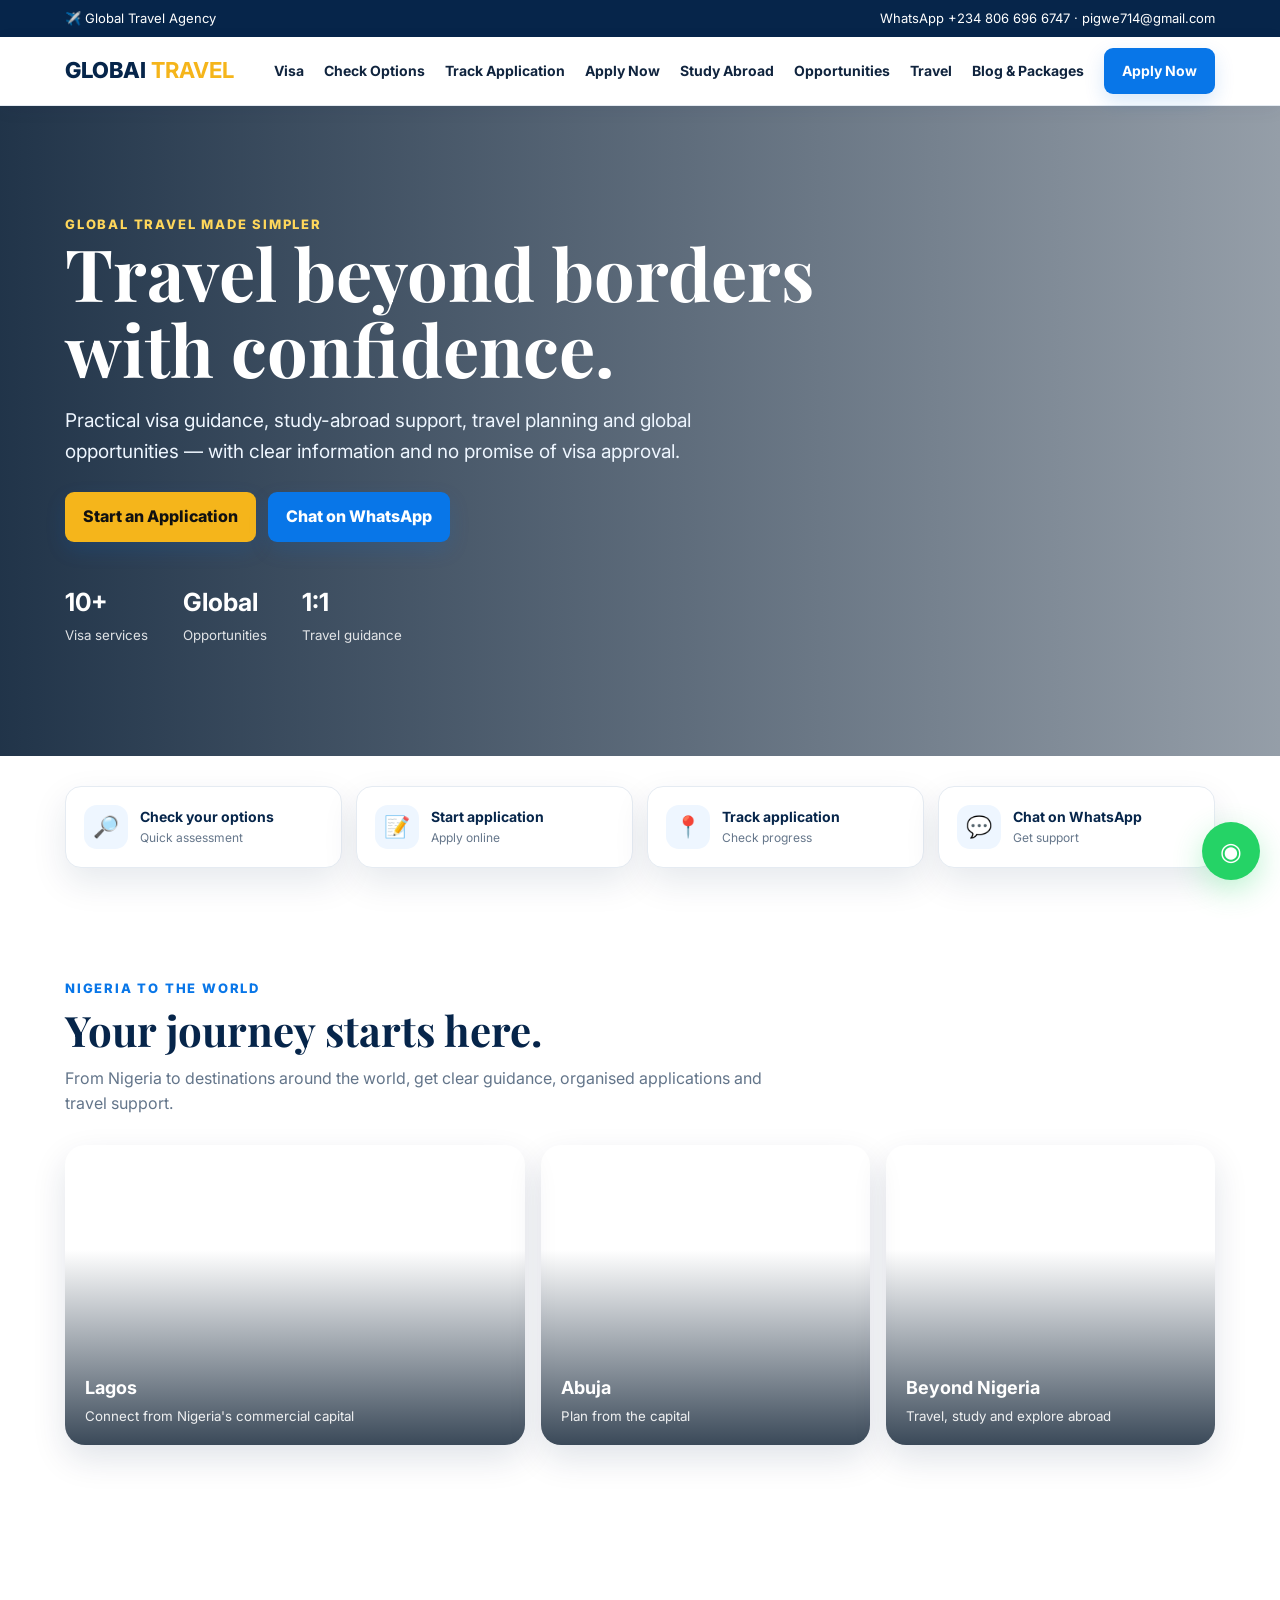
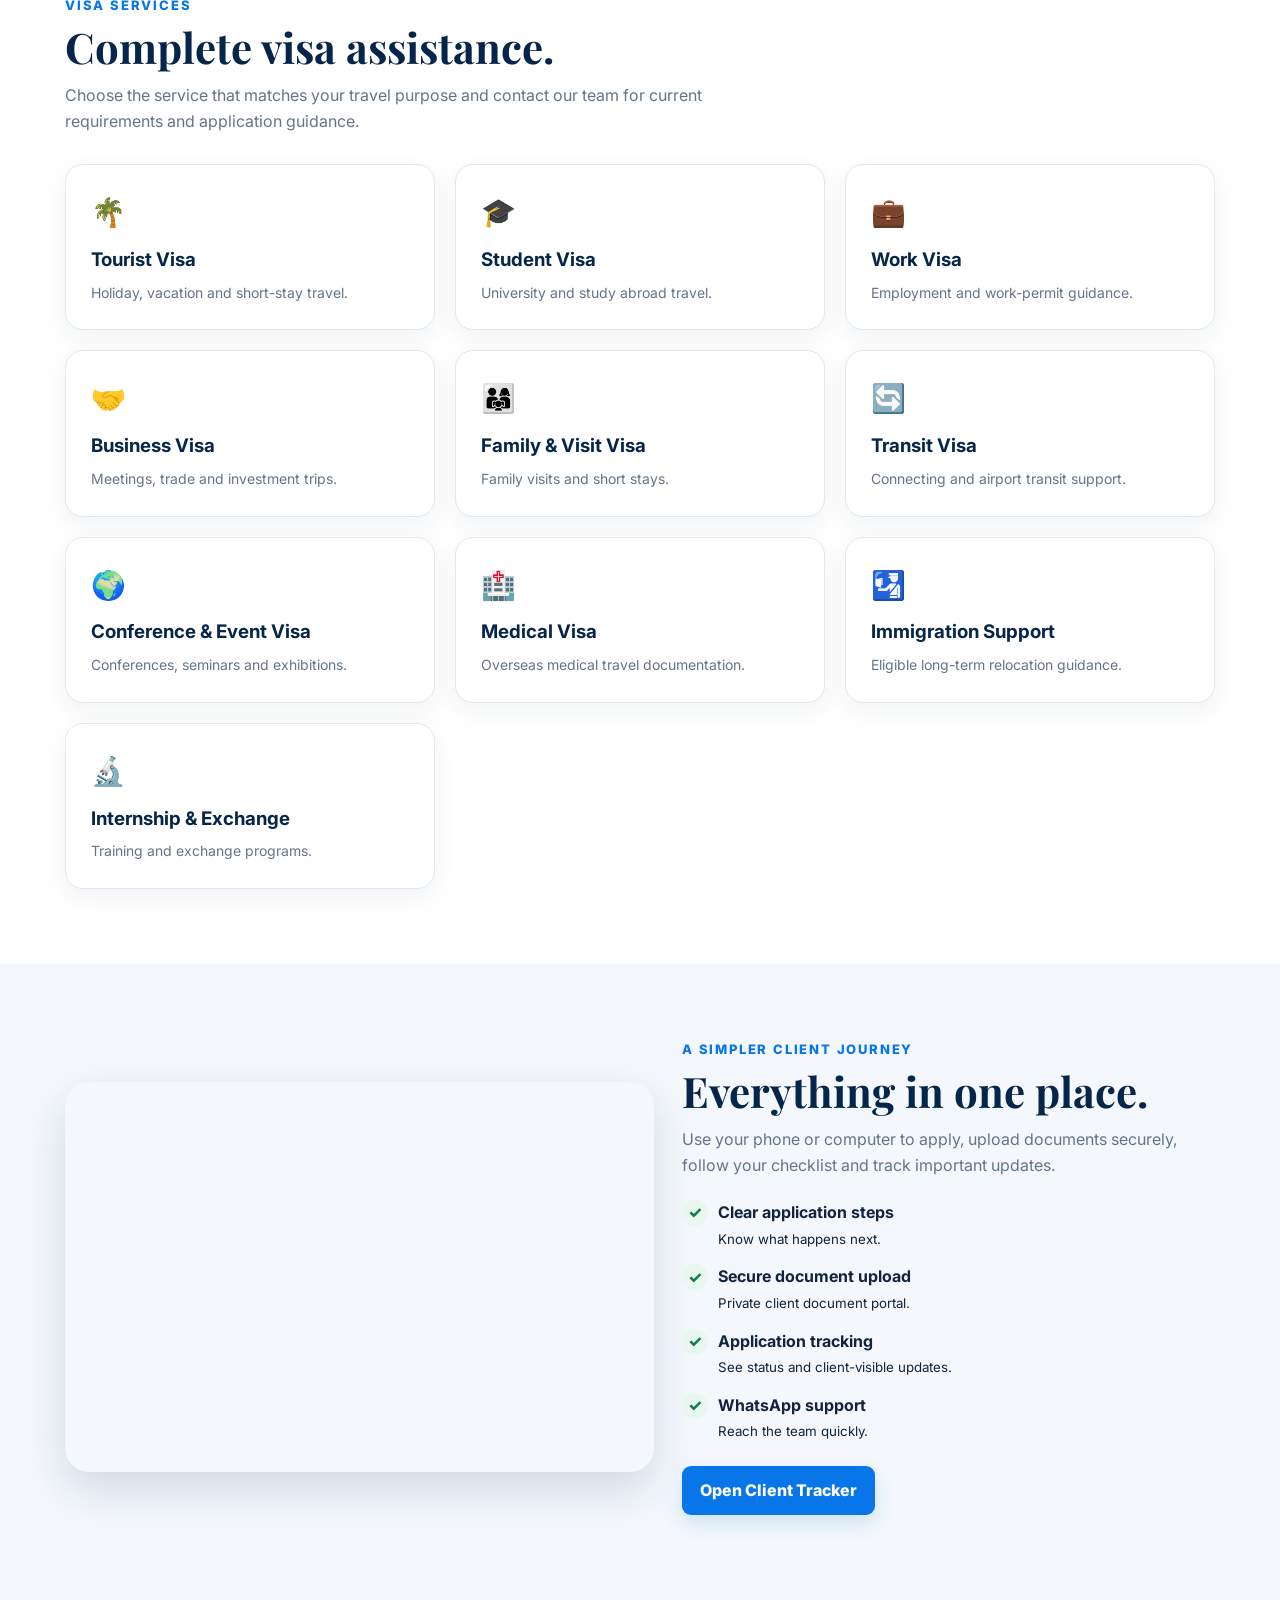
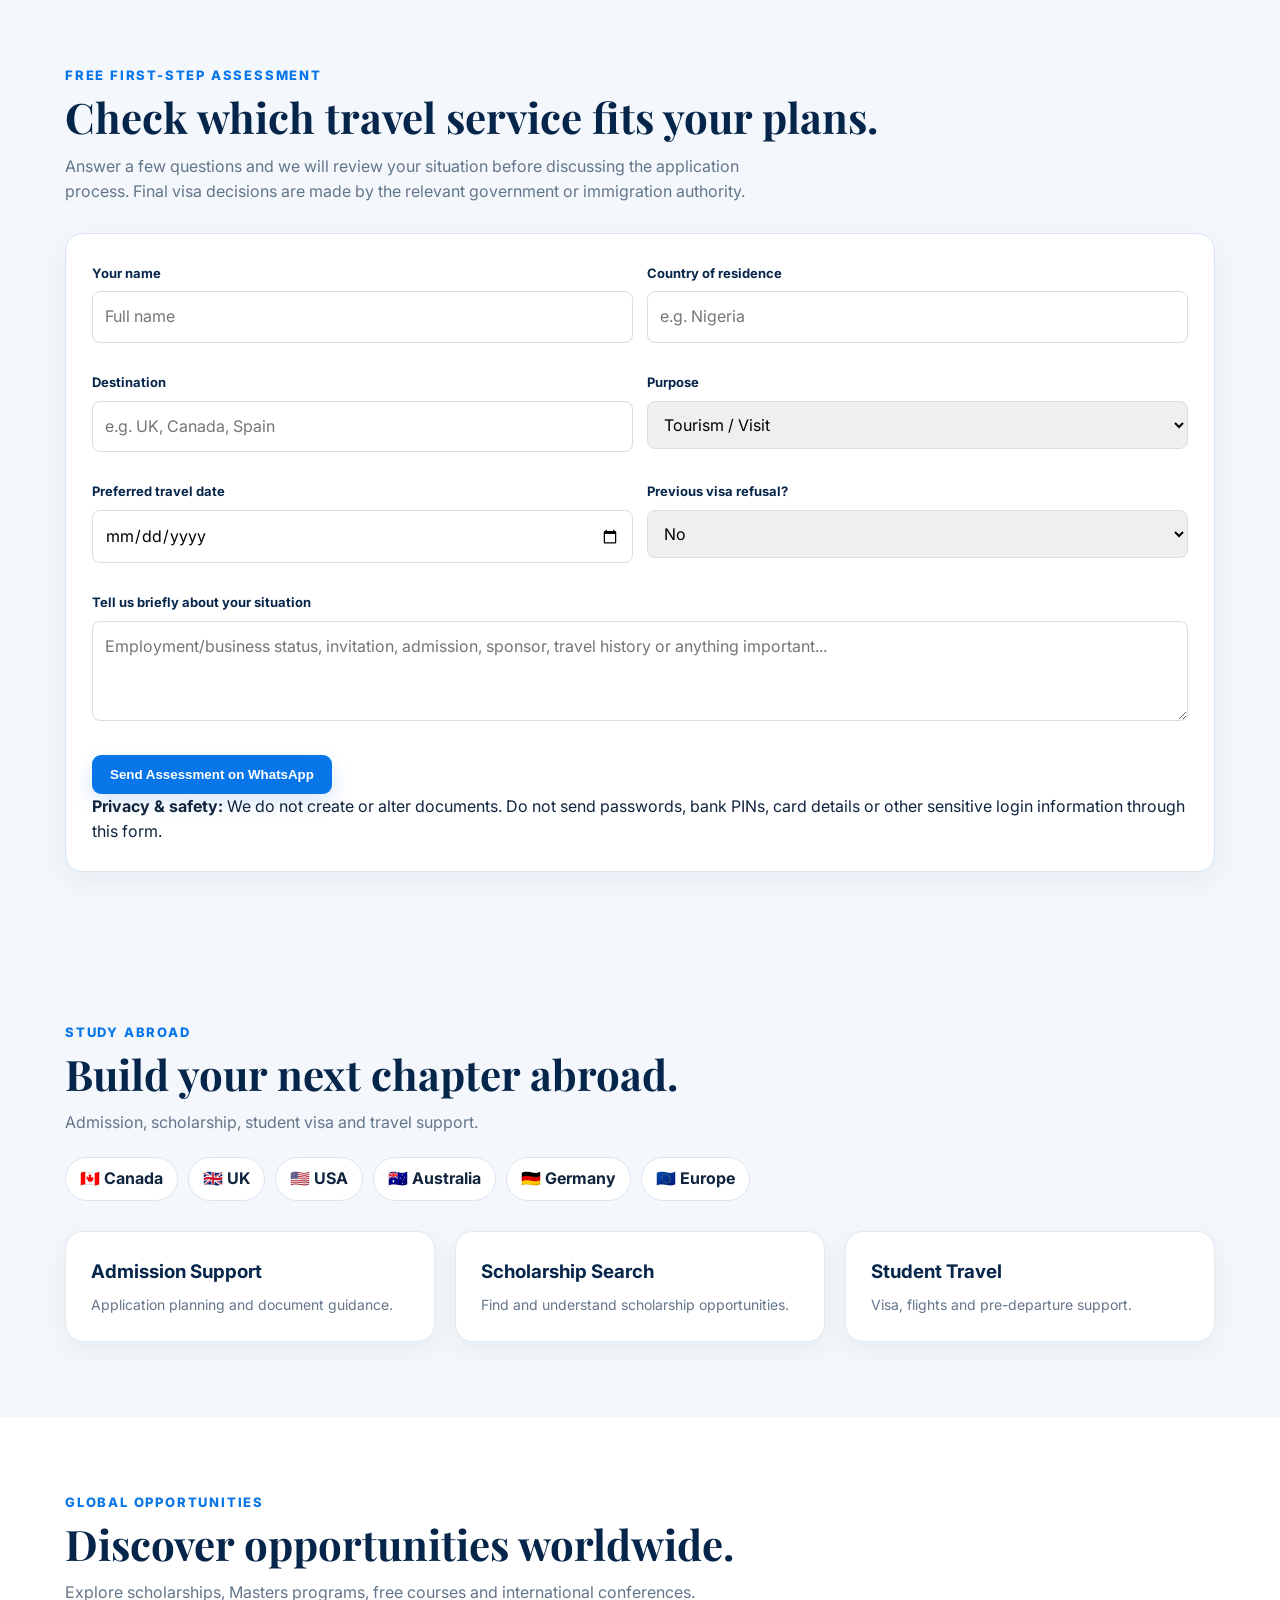
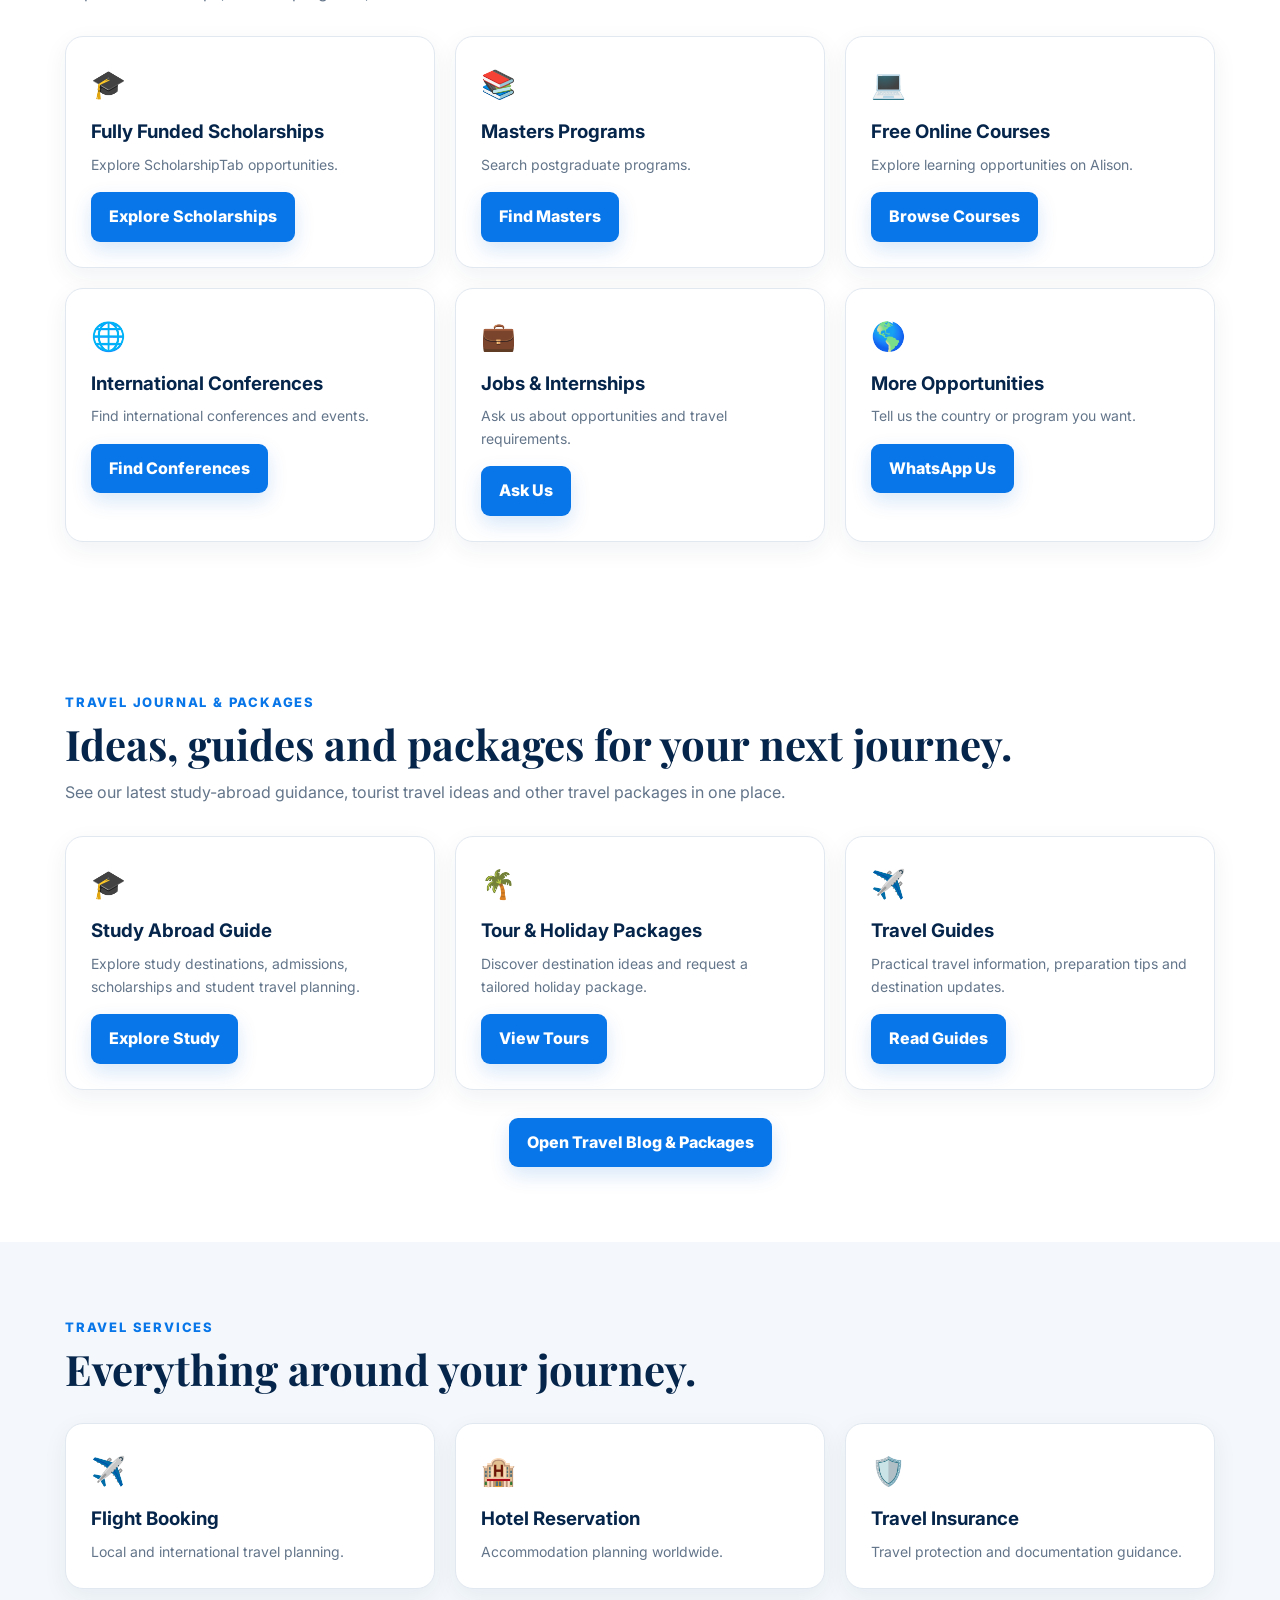
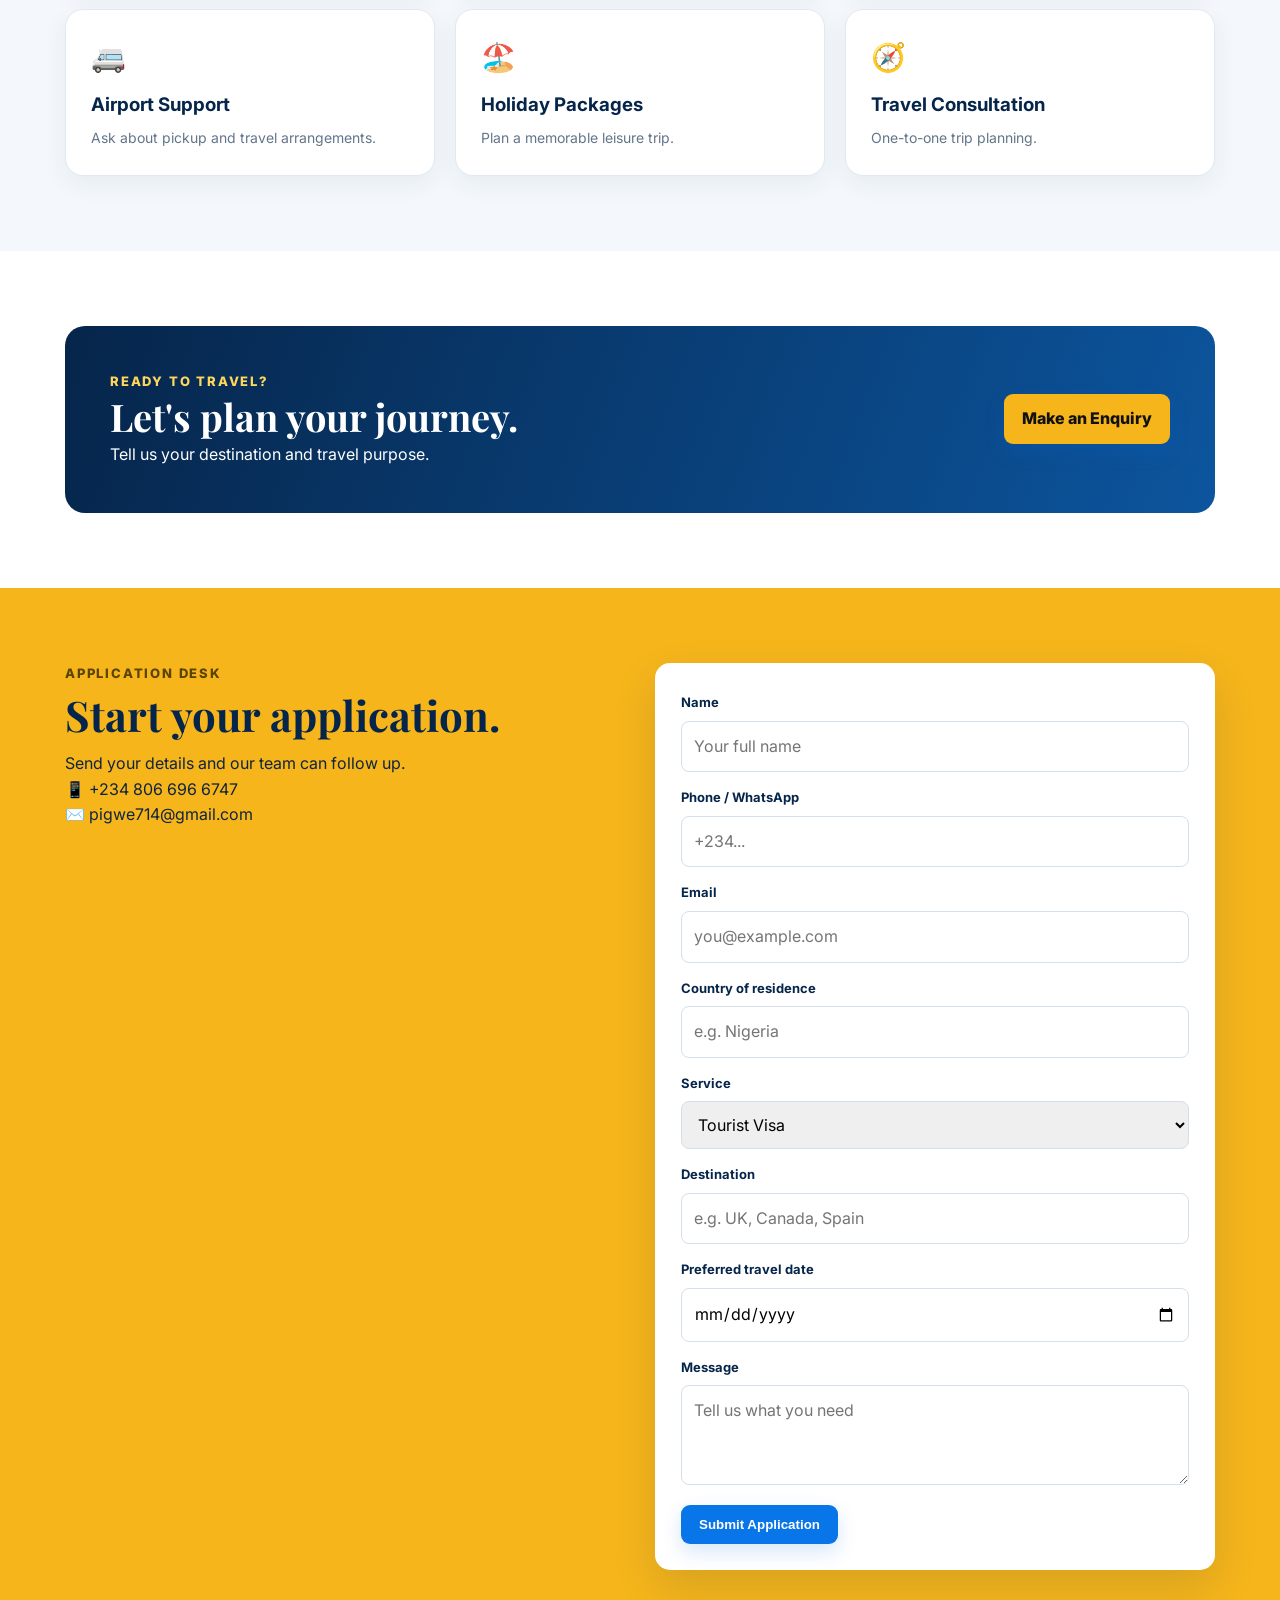
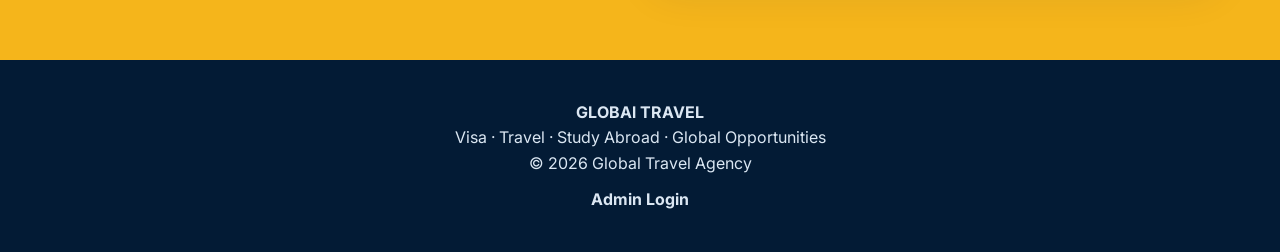
<file: index.html>
<!doctype html><html lang="en"><head><meta charset="utf-8"><meta name="viewport" content="width=device-width,initial-scale=1"><title>Global Travel | Visa, Travel & Global Opportunities</title><meta name="description" content="Global Travel — visa assistance, travel, study abroad and global opportunities."><link rel="preconnect" href="https://fonts.googleapis.com"><link href="https://fonts.googleapis.com/css2?family=Inter:wght@400;600;700;800&family=Playfair+Display:wght@700&display=swap" rel="stylesheet"><style>:root{--n:#06254a;--b:#0868d7;--g:#f5b51b;--l:#f4f8fc;--m:#63758a}*{box-sizing:border-box;margin:0;padding:0}html{scroll-behavior:smooth}body{font-family:Inter,Arial;color:#132238;line-height:1.6}a{text-decoration:none;color:inherit}.wrap{width:min(1150px,92%);margin:auto}.top{background:var(--n);color:#fff;padding:8px;font-size:13px}.top .wrap{display:flex;justify-content:space-between;gap:10px;flex-wrap:wrap}nav{position:sticky;top:0;z-index:5;background:#fff;border-bottom:1px solid #e5ebf2}.nav{height:72px;display:flex;align-items:center;justify-content:space-between}.logo{font-size:22px;font-weight:800;color:var(--n)}.logo b{color:var(--g)}.links{display:flex;gap:20px;align-items:center}.links a{font-weight:700;font-size:14px}.menu{display:none;border:0;background:none;font-size:25px}.btn{display:inline-block;background:var(--b);color:#fff;padding:12px 18px;border-radius:9px;font-weight:800;border:0;cursor:pointer}.gold{background:var(--g);color:#111}.hero{min-height:610px;color:#fff;display:flex;align-items:center;background:linear-gradient(90deg,#031c38dd,#031c3866),url('https://images.unsplash.com/photo-1436491865332-7a61a109cc05?auto=format&fit=crop&w=1800&q=85') center/cover}.hero h1{font:700 clamp(44px,6vw,72px)/1.05 'Playfair Display';max-width:800px}.hero p{font-size:19px;max-width:700px;margin:20px 0 25px}.actions{display:flex;gap:12px;flex-wrap:wrap}.stats{display:flex;gap:35px;margin-top:40px}.stats strong{display:block;font-size:25px}.stats small{opacity:.85}section{padding:75px 0}.light{background:var(--l)}.ey{color:var(--b);font-size:13px;font-weight:800;text-transform:uppercase;letter-spacing:1.5px}.title{font:700 42px/1.15 'Playfair Display';color:var(--n);margin:7px 0 12px}.intro{color:var(--m);max-width:720px}.grid{display:grid;grid-template-columns:repeat(3,1fr);gap:20px;margin-top:30px}.card{padding:25px;background:#fff;border:1px solid #e1e8f0;border-radius:15px;box-shadow:0 8px 25px #092b5510}.card:hover{transform:translateY(-3px);box-shadow:0 15px 40px #092b5520}.ico{font-size:28px;margin-bottom:10px}.card h3{color:var(--n);margin-bottom:7px}.card p{color:var(--m);font-size:14px}.card .btn{margin-top:16px}.countries{display:flex;gap:10px;flex-wrap:wrap;margin-top:22px}.country{background:#fff;border:1px solid #dce5ef;padding:8px 14px;border-radius:30px;font-weight:700}.banner{background:linear-gradient(110deg,var(--n),#0c559e);color:#fff;border-radius:20px;padding:45px;display:flex;justify-content:space-between;align-items:center;gap:20px}.banner h2{font:700 38px 'Playfair Display'}.contact{background:var(--g)}.contactgrid{display:grid;grid-template-columns:1fr 1fr;gap:30px}.form{background:#fff;padding:25px;border-radius:15px}input,select,textarea{width:100%;padding:12px;border:1px solid #d5dfe9;border-radius:8px;margin:6px 0 12px;font:inherit}textarea{min-height:100px}footer{background:#031b35;color:#dbe7f3;padding:40px 0;text-align:center}.wa{position:fixed;right:20px;bottom:20px;width:58px;height:58px;border-radius:50%;background:#25d366;color:#fff;display:grid;place-items:center;font-size:25px;z-index:10}@media(max-width:800px){.links{display:none;position:absolute;top:72px;left:0;right:0;background:#fff;padding:20px;flex-direction:column;align-items:flex-start}.links.open{display:flex}.menu{display:block}.grid{grid-template-columns:1fr 1fr}.contactgrid{grid-template-columns:1fr}.banner{display:block}.banner .btn{margin-top:18px}}@media(max-width:550px){.grid{grid-template-columns:1fr}.title{font-size:34px}.hero{min-height:570px}.stats{gap:18px}.top .wrap{justify-content:center;text-align:center}}<style>.notice{margin-top:22px;background:#eef7ff;border:1px solid #cfe5fb;border-radius:14px;padding:16px;color:#173b5e;font-size:14px}.steps{counter-reset:step}.step{position:relative;padding-left:58px}.step:before{counter-increment:step;content:counter(step);position:absolute;left:0;top:0;width:38px;height:38px;border-radius:50%;display:grid;place-items:center;background:var(--b);color:#fff;font-weight:800}.assess{background:#fff;border:1px solid #dbe5ef;border-radius:18px;padding:26px;box-shadow:0 10px 30px #092b5510}.assessgrid{display:grid;grid-template-columns:repeat(2,1fr);gap:14px}.assessgrid .full{grid-column:1/-1}label{font-weight:700;font-size:13px;color:var(--n)}@media(max-width:650px){.assessgrid{grid-template-columns:1fr}.assessgrid .full{grid-column:auto}}</style></style><style>:root{--n:#06254a;--b:#0876e8;--g:#f5b51b;--ink:#10243e;--muted:#66778b;--line:#e5ebf2}body{background:#fff;color:var(--ink);overflow-x:hidden}nav{backdrop-filter:blur(12px);background:rgba(255,255,255,.94);box-shadow:0 4px 18px rgba(6,37,74,.05)}.nav{height:68px}.links a{transition:.2s}.links a:hover{color:var(--b)}.hero{min-height:650px;background:linear-gradient(90deg,rgba(2,24,48,.88),rgba(2,24,48,.42)),url('https://images.pexels.com/photos/37505507/pexels-photo-37505507.jpeg?auto=compress&cs=tinysrgb&w=1800') center/cover}.hero .wrap{padding:72px 0}.hero h1{max-width:780px;text-wrap:balance}.hero p{max-width:650px;color:#eef6ff}.ey{letter-spacing:1.8px}.btn{box-shadow:0 8px 20px rgba(8,104,215,.16);transition:transform .2s,box-shadow .2s}.btn:hover{transform:translateY(-2px);box-shadow:0 12px 25px rgba(8,104,215,.22)}.quick{margin-top:-45px;position:relative;z-index:3}.quickgrid{display:grid;grid-template-columns:repeat(4,1fr);gap:14px}.quickcard{background:#fff;border:1px solid var(--line);border-radius:16px;padding:18px;box-shadow:0 14px 35px rgba(6,37,74,.1);display:flex;gap:12px;align-items:center}.quickcard .qicon{width:44px;height:44px;border-radius:13px;background:#eef6ff;display:grid;place-items:center;font-size:21px;flex:0 0 auto}.quickcard strong{display:block;color:var(--n);font-size:14px}.quickcard span{display:block;color:var(--muted);font-size:12px}.visuals{padding-top:35px}.visualgrid{display:grid;grid-template-columns:1.4fr 1fr 1fr;gap:16px;margin-top:28px}.visual{min-height:230px;border-radius:20px;overflow:hidden;position:relative;background-size:cover;background-position:center;box-shadow:0 14px 34px rgba(6,37,74,.12)}.visual.large{min-height:300px}.visual:after{content:"";position:absolute;inset:0;background:linear-gradient(180deg,transparent 35%,rgba(3,22,42,.78))}.visualcopy{position:absolute;left:20px;right:20px;bottom:18px;color:#fff;z-index:1}.visualcopy b{font-size:18px}.visualcopy small{display:block;opacity:.9;margin-top:3px}.card{transition:transform .2s,box-shadow .2s;border-radius:18px}.card:hover{transform:translateY(-4px)}.feature{display:grid;grid-template-columns:1.05fr .95fr;gap:28px;align-items:center}.featureimg{min-height:390px;border-radius:24px;background:url('https://images.pexels.com/photos/31775644/pexels-photo-31775644.jpeg?auto=compress&cs=tinysrgb&w=1200') center/cover;box-shadow:0 18px 45px rgba(6,37,74,.14)}.checks{display:grid;gap:13px;margin-top:22px}.check{display:flex;gap:10px;align-items:flex-start}.check i{font-style:normal;width:26px;height:26px;border-radius:50%;display:grid;place-items:center;background:#e9f7ef;color:#12804a;font-weight:800;flex:0 0 auto}.contact{padding-bottom:90px}.form{box-shadow:0 18px 45px rgba(6,37,74,.12);border:1px solid rgba(255,255,255,.45)}.wa{box-shadow:0 10px 30px rgba(37,211,102,.3)}.mobilebar{display:none}@media(max-width:900px){.quickgrid{grid-template-columns:repeat(2,1fr)}.visualgrid{grid-template-columns:1fr 1fr}.visual.large{grid-column:1/-1}.feature{grid-template-columns:1fr}}@media(max-width:650px){body{padding-bottom:68px}.top{font-size:11px}.nav{height:62px}.links{top:62px}.hero{min-height:610px}.hero .wrap{padding:55px 0}.hero h1{font-size:46px}.hero p{font-size:16px}.actions .btn{width:100%;text-align:center}.stats{margin-top:30px}.quick{margin-top:-25px}.quickgrid{grid-template-columns:1fr 1fr;gap:9px}.quickcard{padding:12px;border-radius:14px;min-height:76px}.quickcard .qicon{width:36px;height:36px;font-size:17px}.quickcard strong{font-size:12px}.quickcard span{font-size:10px}.visualgrid{grid-template-columns:1fr}.visual.large{grid-column:auto;min-height:240px}.visual{min-height:200px}.featureimg{min-height:270px}.title{font-size:32px}section{padding:58px 0}.mobilebar{position:fixed;display:grid;grid-template-columns:repeat(4,1fr);left:0;right:0;bottom:0;height:64px;background:rgba(255,255,255,.97);border-top:1px solid #dfe7ef;z-index:20;box-shadow:0 -8px 25px rgba(6,37,74,.1)}.mobilebar a{display:flex;flex-direction:column;align-items:center;justify-content:center;gap:2px;font-size:10px;font-weight:800;color:#53657a}.mobilebar a b{font-size:18px;line-height:1}.mobilebar a.active{color:var(--b)}.wa{right:14px;bottom:78px;width:52px;height:52px}.contactgrid{gap:18px}}</style></head><body><div class="top"><div class="wrap"><span>✈️ Global Travel Agency</span><span>WhatsApp +234 806 696 6747 · pigwe714@gmail.com</span></div></div><nav><div class="wrap nav"><a class="logo" href="#home">GLOBAl <b>TRAVEL</b></a><button class="menu" id="menu">☰</button><div class="links" id="links"><a href="#visa">Visa</a><a href="#assessment">Check Options</a><a href="tracking.html">Track Application</a><a href="#apply">Apply Now</a><a href="#study">Study Abroad</a><a href="#opportunities">Opportunities</a><a href="#travel">Travel</a><a href="blog.html">Blog & Packages</a><a class="btn" href="#contact">Apply Now</a></div></div></nav><header class="hero" id="home"><div class="wrap"><div class="ey" style="color:#ffd75b">Global travel made simpler</div><h1>Travel beyond borders with confidence.</h1><p>Practical visa guidance, study-abroad support, travel planning and global opportunities — with clear information and no promise of visa approval.</p><div class="actions"><a class="btn gold" href="#contact">Start an Application</a><a class="btn" href="https://wa.me/2348066966747?text=Hello%20Global%20Travel%2C%20I%20want%20to%20make%20an%20application.">Chat on WhatsApp</a></div><div class="stats"><div><strong>10+</strong><small>Visa services</small></div><div><strong>Global</strong><small>Opportunities</small></div><div><strong>1:1</strong><small>Travel guidance</small></div></div></div></header><section class="quick"><div class="wrap"><div class="quickgrid"><a class="quickcard" href="#assessment"><span class="qicon">🔎</span><span><strong>Check your options</strong><span>Quick assessment</span></span></a><a class="quickcard" href="#apply"><span class="qicon">📝</span><span><strong>Start application</strong><span>Apply online</span></span></a><a class="quickcard" href="tracking.html"><span class="qicon">📍</span><span><strong>Track application</strong><span>Check progress</span></span></a><a class="quickcard" href="https://wa.me/2348066966747"><span class="qicon">💬</span><span><strong>Chat on WhatsApp</strong><span>Get support</span></span></a></div></div></section><section class="visuals"><div class="wrap"><div class="ey">Nigeria to the world</div><h2 class="title">Your journey starts here.</h2><p class="intro">From Nigeria to destinations around the world, get clear guidance, organised applications and travel support.</p><div class="visualgrid"><div class="visual large" style="background-image:url('https://images.pexels.com/photos/37505507/pexels-photo-37505507.jpeg?auto=compress&cs=tinysrgb&w=1400')"><div class="visualcopy"><b>Lagos</b><small>Connect from Nigeria's commercial capital</small></div></div><div class="visual" style="background-image:url('https://images.pexels.com/photos/31775644/pexels-photo-31775644.jpeg?auto=compress&cs=tinysrgb&w=1000')"><div class="visualcopy"><b>Abuja</b><small>Plan from the capital</small></div></div><div class="visual" style="background-image:url('https://images.unsplash.com/photo-1436491865332-7a61a109cc05?auto=format&fit=crop&w=1000&q=80')"><div class="visualcopy"><b>Beyond Nigeria</b><small>Travel, study and explore abroad</small></div></div></div></div></section><section id="visa"><div class="wrap"><div class="ey">Visa services</div><h2 class="title">Complete visa assistance.</h2><p class="intro">Choose the service that matches your travel purpose and contact our team for current requirements and application guidance.</p><div class="grid"><div class="card"><div class="ico">🌴</div><h3>Tourist Visa</h3><p>Holiday, vacation and short-stay travel.</p></div><div class="card"><div class="ico">🎓</div><h3>Student Visa</h3><p>University and study abroad travel.</p></div><div class="card"><div class="ico">💼</div><h3>Work Visa</h3><p>Employment and work-permit guidance.</p></div><div class="card"><div class="ico">🤝</div><h3>Business Visa</h3><p>Meetings, trade and investment trips.</p></div><div class="card"><div class="ico">👨‍👩‍👧</div><h3>Family & Visit Visa</h3><p>Family visits and short stays.</p></div><div class="card"><div class="ico">🔄</div><h3>Transit Visa</h3><p>Connecting and airport transit support.</p></div><div class="card"><div class="ico">🌍</div><h3>Conference & Event Visa</h3><p>Conferences, seminars and exhibitions.</p></div><div class="card"><div class="ico">🏥</div><h3>Medical Visa</h3><p>Overseas medical travel documentation.</p></div><div class="card"><div class="ico">🛂</div><h3>Immigration Support</h3><p>Eligible long-term relocation guidance.</p></div><div class="card"><div class="ico">🔬</div><h3>Internship & Exchange</h3><p>Training and exchange programs.</p></div></div></div></section><section class="light"><div class="wrap feature"><div class="featureimg"></div><div><div class="ey">A simpler client journey</div><h2 class="title">Everything in one place.</h2><p class="intro">Use your phone or computer to apply, upload documents securely, follow your checklist and track important updates.</p><div class="checks"><div class="check"><i>✓</i><span><b>Clear application steps</b><br><small>Know what happens next.</small></span></div><div class="check"><i>✓</i><span><b>Secure document upload</b><br><small>Private client document portal.</small></span></div><div class="check"><i>✓</i><span><b>Application tracking</b><br><small>See status and client-visible updates.</small></span></div><div class="check"><i>✓</i><span><b>WhatsApp support</b><br><small>Reach the team quickly.</small></span></div></div><a class="btn" href="tracking.html" style="margin-top:22px">Open Client Tracker</a></div></div></section><section id="assessment" class="light"><div class="wrap"><div class="ey">Free first-step assessment</div><h2 class="title">Check which travel service fits your plans.</h2><p class="intro">Answer a few questions and we will review your situation before discussing the application process. Final visa decisions are made by the relevant government or immigration authority.</p><div class="assess" style="margin-top:28px"><form id="assessmentForm" class="assessgrid"><div><label>Your name</label><input id="aName" required placeholder="Full name"></div><div><label>Country of residence</label><input id="aResidence" required placeholder="e.g. Nigeria"></div><div><label>Destination</label><input id="aDestination" required placeholder="e.g. UK, Canada, Spain"></div><div><label>Purpose</label><select id="aPurpose"><option>Tourism / Visit</option><option>Study</option><option>Work</option><option>Business</option><option>Conference / Event</option><option>Family Visit</option><option>Medical Travel</option><option>Transit</option><option>Other</option></select></div><div><label>Preferred travel date</label><input id="aDate" type="date"></div><div><label>Previous visa refusal?</label><select id="aRefusal"><option>No</option><option>Yes</option><option>Not sure</option></select></div><div class="full"><label>Tell us briefly about your situation</label><textarea id="aMessage" placeholder="Employment/business status, invitation, admission, sponsor, travel history or anything important..."></textarea></div><div class="full"><button class="btn" type="submit">Send Assessment on WhatsApp</button></div></form><div class="notice"><strong>Privacy & safety:</strong> We do not create or alter documents. Do not send passwords, bank PINs, card details or other sensitive login information through this form.</div></div></div></section><section class="light" id="study"><div class="wrap"><div class="ey">Study abroad</div><h2 class="title">Build your next chapter abroad.</h2><p class="intro">Admission, scholarship, student visa and travel support.</p><div class="countries"><span class="country">🇨🇦 Canada</span><span class="country">🇬🇧 UK</span><span class="country">🇺🇸 USA</span><span class="country">🇦🇺 Australia</span><span class="country">🇩🇪 Germany</span><span class="country">🇪🇺 Europe</span></div><div class="grid"><div class="card"><h3>Admission Support</h3><p>Application planning and document guidance.</p></div><div class="card"><h3>Scholarship Search</h3><p>Find and understand scholarship opportunities.</p></div><div class="card"><h3>Student Travel</h3><p>Visa, flights and pre-departure support.</p></div></div></div></section><section id="opportunities"><div class="wrap"><div class="ey">Global opportunities</div><h2 class="title">Discover opportunities worldwide.</h2><p class="intro">Explore scholarships, Masters programs, free courses and international conferences.</p><div class="grid"><div class="card"><div class="ico">🎓</div><h3>Fully Funded Scholarships</h3><p>Explore ScholarshipTab opportunities.</p><a class="btn" target="_blank" href="https://scholarshiptab.com">Explore Scholarships</a></div><div class="card"><div class="ico">📚</div><h3>Masters Programs</h3><p>Search postgraduate programs.</p><a class="btn" target="_blank" href="https://www.mastersportal.com">Find Masters</a></div><div class="card"><div class="ico">💻</div><h3>Free Online Courses</h3><p>Explore learning opportunities on Alison.</p><a class="btn" target="_blank" href="https://alison.com">Browse Courses</a></div><div class="card"><div class="ico">🌐</div><h3>International Conferences</h3><p>Find international conferences and events.</p><a class="btn" target="_blank" href="https://conferencealerts.co.in/international-conference">Find Conferences</a></div><div class="card"><div class="ico">💼</div><h3>Jobs & Internships</h3><p>Ask us about opportunities and travel requirements.</p><a class="btn" href="#contact">Ask Us</a></div><div class="card"><div class="ico">🌎</div><h3>More Opportunities</h3><p>Tell us the country or program you want.</p><a class="btn" href="https://wa.me/2348066966747">WhatsApp Us</a></div></div></div></section><section id="blogPreview"><div class="wrap"><div class="ey">Travel journal & packages</div><h2 class="title">Ideas, guides and packages for your next journey.</h2><p class="intro">See our latest study-abroad guidance, tourist travel ideas and other travel packages in one place.</p><div class="grid"><div class="card"><div class="ico">🎓</div><h3>Study Abroad Guide</h3><p>Explore study destinations, admissions, scholarships and student travel planning.</p><a class="btn" href="blog.html#study">Explore Study</a></div><div class="card"><div class="ico">🌴</div><h3>Tour & Holiday Packages</h3><p>Discover destination ideas and request a tailored holiday package.</p><a class="btn" href="blog.html#tours">View Tours</a></div><div class="card"><div class="ico">✈️</div><h3>Travel Guides</h3><p>Practical travel information, preparation tips and destination updates.</p><a class="btn" href="blog.html#guides">Read Guides</a></div></div><div style="text-align:center;margin-top:28px"><a class="btn" href="blog.html">Open Travel Blog & Packages</a></div></div></section><section id="travel" class="light"><div class="wrap"><div class="ey">Travel services</div><h2 class="title">Everything around your journey.</h2><div class="grid"><div class="card"><div class="ico">✈️</div><h3>Flight Booking</h3><p>Local and international travel planning.</p></div><div class="card"><div class="ico">🏨</div><h3>Hotel Reservation</h3><p>Accommodation planning worldwide.</p></div><div class="card"><div class="ico">🛡️</div><h3>Travel Insurance</h3><p>Travel protection and documentation guidance.</p></div><div class="card"><div class="ico">🚐</div><h3>Airport Support</h3><p>Ask about pickup and travel arrangements.</p></div><div class="card"><div class="ico">🏖️</div><h3>Holiday Packages</h3><p>Plan a memorable leisure trip.</p></div><div class="card"><div class="ico">🧭</div><h3>Travel Consultation</h3><p>One-to-one trip planning.</p></div></div></div></section><section><div class="wrap"><div class="banner"><div><div class="ey" style="color:#ffd75b">Ready to travel?</div><h2>Let's plan your journey.</h2><p>Tell us your destination and travel purpose.</p></div><a class="btn gold" href="#contact">Make an Enquiry</a></div></div></section><section class="contact" id="contact"><div class="wrap contactgrid"><div><div class="ey" style="color:#5b4300">Application desk</div><h2 class="title">Start your application.</h2><p>Send your details and our team can follow up.</p><p>📱 <a href="https://wa.me/2348066966747">+234 806 696 6747</a></p><p>✉️ <a href="mailto:pigwe714@gmail.com">pigwe714@gmail.com</a></p></div><form class="form" id="apply"><label>Name</label><input id="name" required placeholder="Your full name"><label>Phone / WhatsApp</label><input id="phone" required placeholder="+234..."><label>Email</label><input id="cEmail" type="email" placeholder="you@example.com"><label>Country of residence</label><input id="cCountry" placeholder="e.g. Nigeria"><label>Service</label><select id="service"><option>Tourist Visa</option><option>Student Visa</option><option>Work Visa</option><option>Business Visa</option><option>Family & Visit Visa</option><option>Conference & Event Visa</option><option>Medical Visa</option><option>Study Abroad</option><option>Flight / Hotel</option><option>Other</option></select><label>Destination</label><input id="cDestination" placeholder="e.g. UK, Canada, Spain"><label>Preferred travel date</label><input id="cDate" type="date"><label>Message</label><textarea id="msg" placeholder="Tell us what you need"></textarea><button class="btn" type="submit">Submit Application</button><div id="applyResult" class="notice" style="display:none;margin-top:14px"></div></form></div></section><footer><div class="wrap"><b>GLOBAl TRAVEL</b><p>Visa · Travel · Study Abroad · Global Opportunities</p><p>© 2026 Global Travel Agency</p><p style="margin-top:10px"><a href="admin.html" style="color:#dbe7f3;font-weight:700">Admin Login</a></p></div></footer><div class="mobilebar"><a href="#home" class="active"><b>⌂</b>Home</a><a href="#visa"><b>🛂</b>Visa</a><a href="tracking.html"><b>📍</b>Track</a><a href="https://wa.me/2348066966747"><b>💬</b>WhatsApp</a></div><a class="wa" href="https://wa.me/2348066966747">◉</a><script>const m=document.getElementById('menu'),l=document.getElementById('links');m.onclick=()=>l.classList.toggle('open');document.getElementById('apply').onsubmit=async e=>{e.preventDefault();const out=document.getElementById('applyResult'),btn=e.target.querySelector('button[type="submit"]');out.style.display='block';out.className='notice';out.textContent='Submitting your application...';btn.disabled=true;try{const payload={p_full_name:document.getElementById('name').value.trim(),p_email:document.getElementById('cEmail').value.trim()||null,p_phone:document.getElementById('phone').value.trim(),p_country_of_residence:document.getElementById('cCountry').value.trim()||null,p_service_type:document.getElementById('service').value,p_destination:document.getElementById('cDestination').value.trim()||null,p_purpose:document.getElementById('service').value,p_travel_date:document.getElementById('cDate').value||null,p_client_message:document.getElementById('msg').value.trim()||null};const r=await fetch('https://eavamfsbasjvngeqsyua.supabase.co/rest/v1/rpc/gta_create_application',{method:'POST',headers:{apikey:'sb_publishable_E40QKzlb3dtIoawvmxPHfA_07t2XIxu','Content-Type':'application/json'},body:JSON.stringify(payload)});const d=await r.json();if(!r.ok)throw new Error(d.message||d.error||'Application could not be submitted');const row=Array.isArray(d)?d[0]:d;const ref=row&&row.reference_code;const uploadToken=row&&row.upload_token;out.className='notice ok';out.innerHTML='<strong>Application received.</strong><br>Your Global Travel reference is <b>'+ref+'</b>.<br><strong>Secure document upload token:</strong> <b>'+uploadToken+'</b><br>Save both codes. The token is needed to upload documents securely. <a href="tracking.html" style="color:#0868d7;font-weight:800">Track application</a><br><br><a class="btn" href="https://wa.me/2348066966747?text='+encodeURIComponent('Hello Global Travel, I submitted application '+ref+' and would like to follow up.')+'">Continue on WhatsApp</a>';e.target.reset();}catch(err){out.textContent='We could not submit the application right now. Please use WhatsApp to contact Global Travel.';}finally{btn.disabled=false;}};document.getElementById('assessmentForm').onsubmit=e=>{e.preventDefault();let t=`Hello Global Travel, I want a visa/travel assessment.\nName: ${document.getElementById('aName').value}\nResidence: ${document.getElementById('aResidence').value}\nDestination: ${document.getElementById('aDestination').value}\nPurpose: ${document.getElementById('aPurpose').value}\nTravel date: ${document.getElementById('aDate').value||'Not decided'}\nPrevious refusal: ${document.getElementById('aRefusal').value}\nSituation: ${document.getElementById('aMessage').value}`;location.href='https://wa.me/2348066966747?text='+encodeURIComponent(t)};</script><script>document.querySelectorAll("#links a").forEach(a=>a.addEventListener("click",()=>document.getElementById("links")?.classList.remove("open")));</script></body></html>
</file>
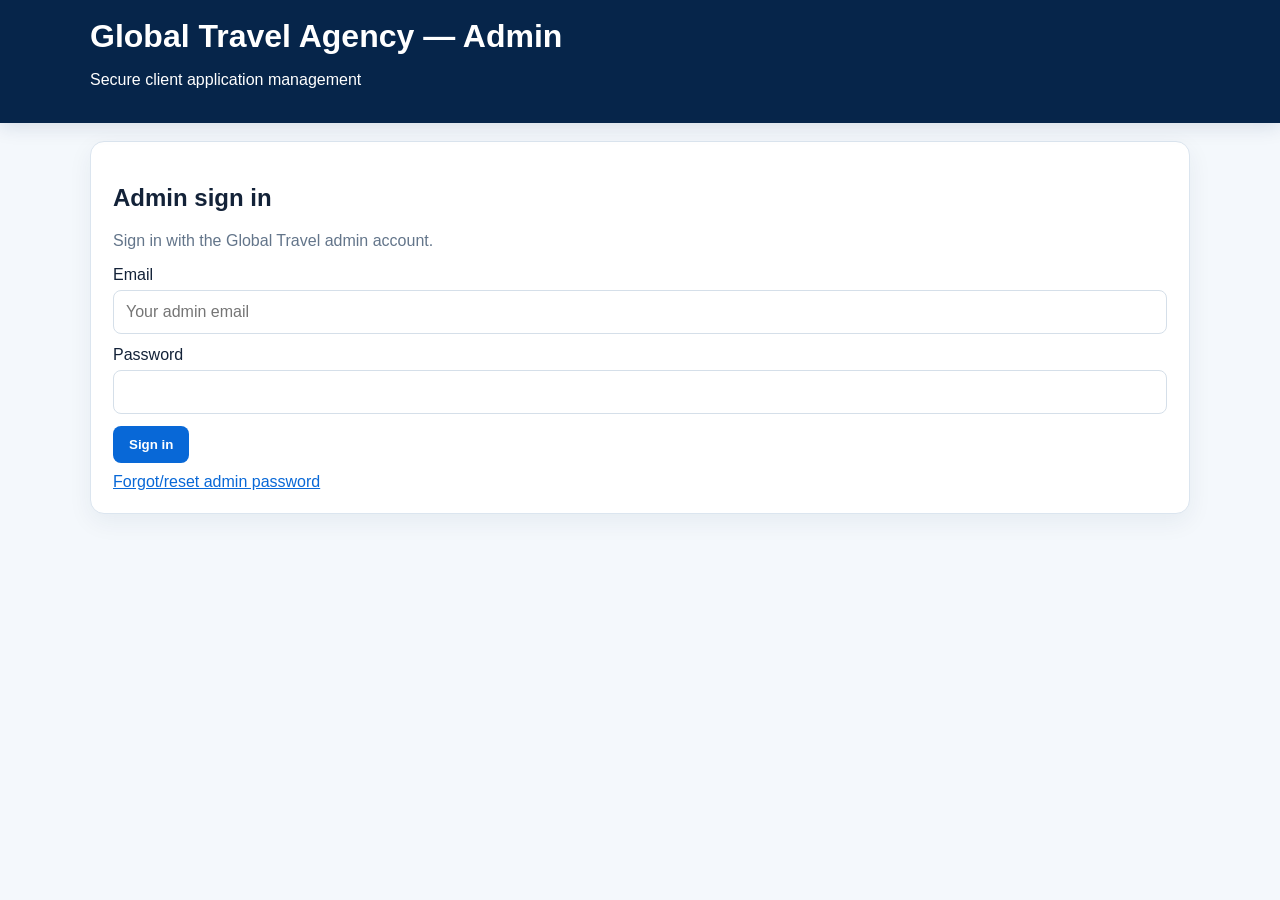
<file: admin.html>
<!doctype html>
<html lang="en"><head><meta charset="utf-8"><meta name="viewport" content="width=device-width,initial-scale=1">
<title>Global Travel | Admin Dashboard</title>
<style>
body{font-family:Inter,Arial,sans-serif;background:#f4f8fc;color:#132238;margin:0;min-width:0}.wrap{width:min(1100px,92%);margin:auto}header{background:#06254a;color:#fff;padding:18px 0;position:sticky;top:0;z-index:20;box-shadow:0 4px 18px #092b5520}h1{margin:0}.card{background:#fff;border:1px solid #dbe5ef;border-radius:14px;padding:22px;margin:18px 0;box-shadow:0 8px 25px #092b5510;min-width:0}.grid{display:grid;grid-template-columns:repeat(4,1fr);gap:14px}.metric{padding:16px;border:1px solid #e0e7ef;border-radius:12px;background:#fafcfe}.metric strong{font-size:28px;color:#06254a;display:block}.muted{color:#63758a}input,select,textarea{width:100%;box-sizing:border-box;padding:12px;border:1px solid #d5dfe9;border-radius:8px;margin:6px 0 12px;font:inherit}.btn{display:inline-block;background:#0868d7;color:#fff;border:0;padding:11px 16px;border-radius:8px;font-weight:700;cursor:pointer}.btn.secondary{background:#63758a}.btn.danger{background:#a52626}.notice{background:#fff7df;border:1px solid #f0d37a;padding:15px;border-radius:10px}.ok{background:#edf9f1;border-color:#b9e2c5}.row{display:grid;grid-template-columns:1fr 1fr;gap:14px}table{width:100%;border-collapse:collapse}th,td{text-align:left;padding:11px;border-bottom:1px solid #e5ebf2;vertical-align:top}th{color:#06254a}.pill{display:inline-block;padding:5px 9px;border-radius:20px;background:#eef7ff;color:#0868d7;font-weight:700;font-size:12px}.workflow{display:flex;gap:6px;flex-wrap:wrap;margin:12px 0}.step{padding:8px 10px;border-radius:20px;border:1px solid #dbe5ef;font-size:12px;font-weight:700}.step.active{background:#0868d7;color:#fff;border-color:#0868d7}.step.done{background:#edf9f1;border-color:#b9e2c5;color:#176b32}.hidden{display:none}a{color:#0868d7}.admin-toolbar{display:flex;gap:8px;align-items:center;flex-wrap:wrap}.admin-toolbar .muted{margin-left:auto}.tableWrap{overflow-x:auto;-webkit-overflow-scrolling:touch}.appListCard{min-width:760px}.actionGrid{display:grid;grid-template-columns:minmax(0,1fr) auto auto;gap:8px}.checkGrid{display:grid;grid-template-columns:minmax(150px,1fr) 180px minmax(150px,1fr) auto;gap:10px;align-items:center}.fileMeta{word-break:break-word}.workflow{overflow-x:auto;flex-wrap:nowrap;padding-bottom:4px}.step{white-space:nowrap}@media(max-width:800px){.grid,.row{grid-template-columns:1fr 1fr}.card{padding:17px}.admin-toolbar{position:sticky;top:70px;background:#f4f8fc;padding:8px 0;z-index:15}.admin-toolbar .muted{margin-left:0;width:100%}}@media(max-width:600px){body{font-size:14px}header{position:relative;padding:16px 0}header h1{font-size:20px}.wrap{width:min(100% - 20px,1100px)}.grid,.row{grid-template-columns:1fr}.metric{padding:13px}.metric strong{font-size:24px}.card{border-radius:12px;margin:12px 0;padding:14px}.btn{width:100%;min-height:44px}.admin-toolbar{position:sticky;top:0}.admin-toolbar .btn{width:auto;flex:1}.tableWrap{margin:0 -4px}.appListCard{min-width:0}.appListCard thead{display:none}.appListCard,.appListCard tbody,.appListCard tr,.appListCard td{display:block;width:100%;box-sizing:border-box}.appListCard tr{border:1px solid #e0e7ef;border-radius:12px;margin:10px 0;padding:10px;background:#fafcfe}.appListCard td{border:0;padding:6px 4px}.appListCard td:before{content:attr(data-label);display:block;font-size:11px;font-weight:700;color:#63758a;text-transform:uppercase;margin-bottom:2px}.actionGrid,.checkGrid{grid-template-columns:1fr}.actionGrid .btn,.checkGrid .btn{width:100%}.workflow{gap:4px}.step{padding:7px 9px}.openClientFile{width:100%}input,select,textarea{font-size:16px}.notice{word-break:break-word}}
 .filterBar{display:grid;grid-template-columns:minmax(0,1fr) 220px;gap:10px;margin:12px 0}.admin-nav{display:flex;gap:8px;flex-wrap:wrap;margin-top:8px}.admin-nav a{background:#eef7ff;padding:9px 12px;border-radius:8px;text-decoration:none;font-weight:700}@media(max-width:600px){.filterBar{grid-template-columns:1fr}.admin-nav{display:none!important;grid-template-columns:1fr 1fr}.admin-nav a{text-align:center}}@media(max-width:600px){.admin-nav a{display:block}.admin-nav.open{display:grid!important}}</style></head>
<body>
<header><div class="wrap"><h1>Global Travel Agency — Admin</h1><p>Secure client application management</p></div></header>
<main class="wrap">
<section id="login" class="card"><h2>Admin sign in</h2><p class="muted">Sign in with the Global Travel admin account.</p>
<form id="loginForm"><label>Email</label><input id="email" type="email" required placeholder="Your admin email"><label>Password</label><input id="password" type="password" required autocomplete="current-password"><button class="btn" id="signInBtn">Sign in</button></form><div style="margin-top:10px"><a href="reset-password.html">Forgot/reset admin password</a></div><div id="loginMsg"></div></section>
<section id="dashboard" class="hidden">
<div class="card admin-toolbar"><button class="btn secondary" id="menuToggle" type="button">☰ Menu</button><button class="btn secondary" id="refresh">Refresh</button><button class="btn danger" id="logout">Sign out</button><span id="who" class="muted"></span><nav class="admin-nav" id="adminNav"><a href="#applicationsCard">Applications</a><a href="#documentsCard">Documents</a><a href="#manageCard">Manage</a><a href="#inquiriesCard">Package enquiries</a><a href="#quotesCard">Quotes</a><a href="#communicationCard">Messages</a><a href="#financeCard">Finance</a><a href="#historyCard">History</a></nav></div>
<div class="grid">
<div class="metric"><span>Total</span><strong id="total">0</strong></div><div class="metric"><span>Awaiting documents</span><strong id="awaiting">0</strong></div><div class="metric"><span>Under review</span><strong id="review">0</strong></div><div class="metric"><span>Appointments</span><strong id="appointments">0</strong></div>
</div>
<div class="card"><h2>Create application</h2><form id="createForm">
<div class="row"><div><label>Client name</label><input id="cname" required></div><div><label>Client phone</label><input id="cphone" required></div><div><label>Email</label><input id="cemail" type="email"></div><div><label>Country of residence</label><input id="country"></div><div><label>Service</label><select id="service"><option>Tourist Visa</option><option>Student Visa</option><option>Work Visa</option><option>Business Visa</option><option>Family & Visit Visa</option><option>Conference & Event Visa</option><option>Medical Visa</option><option>Study Abroad</option><option>Flight / Hotel</option><option>Other</option></select></div><div><label>Destination</label><input id="destination"></div><div><label>Purpose</label><input id="purpose"></div><div><label>Travel date</label><input id="travelDate" type="date"></div></div>
<label>Initial note</label><textarea id="clientMessage"></textarea><button class="btn">Create & generate reference</button></form><div id="createMsg"></div></div>
<div class="card" id="applicationsCard"><h2>Applications</h2><p class="muted">Search and filter applications quickly.</p><div class="filterBar"><input id="appSearch" type="search" placeholder="Search client, reference, destination..."><select id="appFilter"><option value="all">All statuses</option><option value="received">Application received</option><option value="documents_review">Documents under review</option><option value="awaiting_documents">Awaiting documents</option><option value="appointment">Appointment scheduled</option><option value="submitted">Application submitted</option><option value="decision_received">Decision received</option><option value="completed">Completed</option><option value="cancelled">Cancelled</option></select></div><div class="tableWrap"><table class="appListCard"><thead><tr><th>Reference</th><th>Client</th><th>Service</th><th>Status</th><th>Updated</th><th>Manage</th></tr></thead><tbody id="apps"></tbody></table></div></div>
<div class="card"><h2>Client profile</h2><p id="profileHint" class="muted">Select an application to view the client profile.</p><div id="profileBox" class="hidden"><div class="row"><div><label>Full name</label><input id="pName" readonly></div><div><label>Phone</label><input id="pPhone" readonly></div><div><label>Email</label><input id="pEmail" readonly></div><div><label>Country of residence</label><input id="pCountry" readonly></div><div><label>Service</label><input id="pService" readonly></div><div><label>Destination</label><input id="pDestination" readonly></div></div></div></div><div class="card"><h2>Document checklist</h2><p id="checklistApp" class="muted">Select an application above to manage its documents.</p><div id="checklistBox" class="hidden"><div id="checklistItems"></div><div class="row" style="margin-top:14px"><div><label>New document</label><input id="newDocName" placeholder="e.g. Passport biodata page"></div><div><label>Note</label><input id="newDocNote" placeholder="Optional note"></div></div><button class="btn" id="addDoc">Add document</button><div id="checkMsg"></div></div></div><div class="card" id="documentsCard"><h2>Uploaded client documents</h2><p id="filesHint" class="muted">Select an application to view uploaded files.</p><div id="clientFiles"></div></div><div class="card" id="contentCard"><h2>Blog & Packages</h2><p class="muted">Publish study guides, travel articles and packages without editing the website code.</p>
<div class="admin-toolbar" style="margin-bottom:12px"><a class="btn secondary" href="blog.html" target="_blank">View public page</a><button class="btn" type="button" id="newBlogBtn">New blog post</button><button class="btn" type="button" id="newPackageBtn">New package</button></div>
<div class="row">
<div><h3>Blog posts</h3><div id="blogAdminList"><p class="muted">Loading...</p></div></div>
<div><h3>Travel packages</h3><div id="packageAdminList"><p class="muted">Loading...</p></div></div>
</div>
<div id="contentEditor" class="hidden" style="margin-top:18px;border-top:1px solid #e5ebf2;padding-top:18px">
<h3 id="contentEditorTitle">New content</h3>
<input id="contentId" type="hidden"><input id="contentType" type="hidden">
<label>Title</label><input id="contentTitle" placeholder="Title">
<label id="contentSlugLabel">Slug</label><input id="contentSlug" placeholder="example-travel-guide">
<label>Category</label><select id="contentCategory"><option value="study">Study</option><option value="tourism">Tourism</option><option value="visa">Visa</option><option value="travel">Travel</option><option value="opportunities">Opportunities</option><option value="tour">Tour package</option><option value="custom">Custom package</option><option value="flight">Flight</option><option value="hotel">Hotel</option><option value="other">Other</option></select>
<label>Destination</label><input id="contentDestination" placeholder="Optional">
<label>Duration</label><input id="contentDuration" placeholder="e.g. 7 days">
<label>Image URL</label><input id="contentImage" placeholder="https://...">
<label>Excerpt / description</label><textarea id="contentExcerpt" placeholder="Short description"></textarea>
<label id="contentBodyLabel">Article content</label><textarea id="contentBody" rows="7" placeholder="Write the article or package details"></textarea>
<label id="contentPriceLabel">Price label</label><input id="contentPrice" value="Request a quote" placeholder="Request a quote">
<label style="display:flex;align-items:center;gap:8px"><input id="contentPublished" type="checkbox" style="width:auto"> Published / Active</label>
<label style="display:flex;align-items:center;gap:8px"><input id="contentFeatured" type="checkbox" style="width:auto"> Featured</label>
<div class="admin-toolbar"><button class="btn" type="button" id="saveContentBtn">Save content</button><button class="btn secondary" type="button" id="cancelContentBtn">Cancel</button></div>
<div id="contentMsg"></div>
</div></div>
<div class="card" id="quotesCard"><h2>Client quotations</h2><p class="muted">Prepare a transparent quote for flights, hotels, insurance, transfers and your service fee. This is a service/travel quote, not a visa approval.</p>
<div class="row"><div><label>Client name</label><input id="qClientName"></div><div><label>Phone</label><input id="qClientPhone"></div><div><label>Email</label><input id="qClientEmail" type="email"></div><div><label>Application ID (optional)</label><input id="qApplicationId" placeholder="Paste application ID"></div><div><label>Inquiry ID (optional)</label><input id="qInquiryId" placeholder="Paste enquiry ID"></div><div><label>Currency</label><select id="qCurrency"><option>NGN</option><option>USD</option><option>EUR</option><option>GBP</option></select></div><div><label>Flight</label><input id="qFlight" type="number" min="0" value="0"></div><div><label>Hotel</label><input id="qHotel" type="number" min="0" value="0"></div><div><label>Insurance</label><input id="qInsurance" type="number" min="0" value="0"></div><div><label>Transfer</label><input id="qTransfer" type="number" min="0" value="0"></div><div><label>Service fee</label><input id="qService" type="number" min="0" value="0"></div><div><label>Other</label><input id="qOther" type="number" min="0" value="0"></div><div><label>Valid until</label><input id="qValidUntil" type="date"></div><div><label>Status</label><select id="qStatus"><option>draft</option><option>sent</option><option>accepted</option><option>declined</option><option>expired</option></select></div></div>
<label>Quote notes</label><textarea id="qNotes" placeholder="Inclusions, exclusions, payment terms, travel notes..."></textarea><p><strong>Total: <span id="qTotal">NGN 0.00</span></strong></p><button class="btn" id="saveQuote" type="button">Save quotation</button><div id="quoteMsg"></div><div id="quoteList" style="margin-top:15px"></div></div>
<div class="card" id="communicationCard"><h2>Client communication center</h2><p class="muted">Send and record messages for the selected application. Client-visible messages are stored separately from internal notes.</p><label>Message</label><textarea id="commMessage" rows="5" placeholder="Write a clear update for the client"></textarea><label style="display:flex;align-items:center;gap:8px"><input id="commVisible" type="checkbox" checked style="width:auto"> Client can see this message</label><button class="btn" id="sendComm" type="button">Save message</button><div id="commMsg"></div><div id="commHistory" style="margin-top:14px"></div></div>
<div class="card" id="financeCard"><h2>Financial records</h2><p class="muted">Internal record keeping for service fees, invoices, payments and refunds. No payment is taken automatically here.</p>
<div class="row"><div><label>Record type</label><select id="finType"><option>invoice</option><option>payment</option><option>refund</option><option>expense</option><option>service_fee</option><option>other</option></select></div><div><label>Amount</label><input id="finAmount" type="number" min="0" step="0.01"></div><div><label>Currency</label><select id="finCurrency"><option>NGN</option><option>USD</option><option>EUR</option><option>GBP</option></select></div><div><label>Status</label><select id="finStatus"><option>pending</option><option>paid</option><option>partial</option><option>cancelled</option></select></div><div><label>Reference</label><input id="finReference"></div><div><label>Due date</label><input id="finDueDate" type="date"></div></div><label>Description</label><textarea id="finDescription"></textarea><button class="btn" id="saveFinance" type="button">Save financial record</button><div id="finMsg"></div><div id="financeSummary" style="margin-top:14px"></div></div><div class="card" id="inquiriesCard"><h2>Package enquiries</h2><p class="muted">New package requests from the public travel page.</p><div class="filterBar"><select id="inqFilter"><option value="all">All</option><option value="new">New</option><option value="contacted">Contacted</option><option value="quoted">Quoted</option><option value="confirmed">Confirmed</option><option value="closed">Closed</option><option value="cancelled">Cancelled</option></select><button class="btn secondary" type="button" id="refreshInquiries">Refresh enquiries</button></div><div id="inquiryList"><p class="muted">Loading...</p></div></div><div class="card" id="historyCard"><h2>Client update history</h2><p id="historyHint" class="muted">Select an application to view updates sent to the client.</p><div id="historyBox"></div></div><div class="card" id="manageCard"><h2>Manage selected application</h2><p id="selected" class="muted">Select an application above.</p><div id="workflow" class="workflow"></div><div id="manager" class="hidden"><label>Status</label><div class="actionGrid" style="grid-template-columns:repeat(4,minmax(0,1fr));margin:6px 0 10px"><button type="button" class="btn secondary quickStatus" data-status="awaiting_documents">Awaiting docs</button><button type="button" class="btn secondary quickStatus" data-status="documents_review">Review</button><button type="button" class="btn secondary quickStatus" data-status="appointment">Appointment</button><button type="button" class="btn secondary quickStatus" data-status="submitted">Submitted</button></div><select id="appStatus"><option value="received">Application received</option><option value="documents_review">Documents under review</option><option value="awaiting_documents">Awaiting documents</option><option value="appointment">Appointment scheduled</option><option value="submitted">Application submitted</option><option value="decision_received">Decision received</option><option value="completed">Completed</option><option value="cancelled">Cancelled</option></select><label>Appointment date/time</label><input id="appointment" type="datetime-local"><div class="actionGrid" style="grid-template-columns:1fr 1fr;margin-bottom:12px"><button type="button" class="btn secondary" id="whatsappBtn">WhatsApp client</button><button type="button" class="btn secondary" id="callBtn">Call client</button></div><label>Client update</label><textarea id="updateText" placeholder="Write a message or internal note"></textarea><label style="display:flex;align-items:center;gap:8px;margin:4px 0 12px"><input id="updateVisible" type="checkbox" checked style="width:auto;margin:0"> Client can see this update</label><button class="btn" id="save">Save status & update</button><div id="saveMsg"></div></div></div>
</section>
</main>
<script>
const SB_URL='https://eavamfsbasjvngeqsyua.supabase.co',KEY='sb_publishable_E40QKzlb3dtIoawvmxPHfA_07t2XIxu';
let token='',selectedId='',selectedRef='',applicationRows=[];
const rawApi=(path,opt={})=>fetch(SB_URL+path,{...opt,headers:{apikey:KEY,...(token?{Authorization:'Bearer '+token}:{}),'Content-Type':'application/json',...(opt.headers||{})}});
const api=async(path,opt={})=>{let r=await rawApi(path,opt);if(r.status===401&&token&&await refreshAccessToken())r=await rawApi(path,opt);return r};
async function refreshAccessToken(){const rt=sessionStorage.getItem('gta_refresh_token');if(!rt)return false;const r=await fetch(SB_URL+'/auth/v1/token?grant_type=refresh_token',{method:'POST',headers:{apikey:KEY,'Content-Type':'application/json'},body:JSON.stringify({refresh_token:rt})});const d=await r.json().catch(()=>({}));if(!r.ok||!d.access_token)return false;token=d.access_token;sessionStorage.setItem('gta_token',token);if(d.refresh_token)sessionStorage.setItem('gta_refresh_token',d.refresh_token);return true;}
async function signIn(e){e.preventDefault();const msg=document.getElementById('loginMsg'),btn=document.getElementById('signInBtn'),emailEl=document.getElementById('email'),passwordEl=document.getElementById('password');const emailValue=emailEl.value.trim().toLowerCase();if(!emailValue||!passwordEl.value){msg.innerHTML='<div class="notice">Enter your admin email and password.</div>';return}btn.disabled=true;btn.textContent='Signing in...';msg.innerHTML='<div class="notice">Checking your admin login...</div>';try{const r=await fetch(SB_URL+'/auth/v1/token?grant_type=password',{method:'POST',headers:{apikey:KEY,'Content-Type':'application/json'},body:JSON.stringify({email:emailValue,password:passwordEl.value})});const d=await r.json().catch(()=>({}));if(!r.ok){msg.innerHTML='<div class="notice">Login failed: '+escapeHtml(d.error_description||d.msg||d.error||('HTTP '+r.status))+'</div>';return}if(!d.access_token){msg.innerHTML='<div class="notice">Supabase did not return an access token. Please reset the admin password.</div>';return}token=d.access_token;sessionStorage.setItem('gta_token',token);if(d.refresh_token)sessionStorage.setItem('gta_refresh_token',d.refresh_token);sessionStorage.setItem('gta_email',emailValue);const adminCheck=await api('/rest/v1/gta_admins?select=user_id&limit=1');if(!adminCheck.ok){sessionStorage.clear();token='';msg.innerHTML='<div class="notice">Password accepted, but this account is not being authorized by the admin database. Please contact the site administrator.</div>';return}msg.innerHTML='<div class="notice ok">Login accepted. Opening dashboard...</div>';await showDashboard();}catch(err){msg.innerHTML='<div class="notice">Login error: '+escapeHtml(err.message||'Unable to sign in.')+'</div>';}finally{btn.disabled=false;btn.textContent='Sign in';}}
async function loadPackageInquiries(){const r=await api('/rest/v1/gta_package_inquiries?select=id,reference_code,full_name,phone,email,destination,travel_date,travellers,message,status,admin_note,created_at,updated_at,gta_travel_packages(title)&order=created_at.desc');if(!r.ok){inquiryList.innerHTML='<p class="muted">Unable to load enquiries.</p>';return}const rows=await r.json();const f=inqFilter.value;const list=rows.filter(x=>f==='all'||x.status===f);inquiryList.innerHTML=list.length?list.map(x=>'<div style="border:1px solid #e0e7ef;border-radius:12px;padding:14px;margin:9px 0"><b>'+escapeHtml(x.reference_code)+'</b> · <span class="pill">'+escapeHtml(x.status)+'</span><br><strong>'+escapeHtml(x.full_name)+'</strong> · '+escapeHtml(x.phone)+'<br><span class="muted">'+escapeHtml(x.gta_travel_packages?.title||'Custom request')+' · '+escapeHtml(x.destination||'')+' · '+escapeHtml(String(x.travellers))+' traveller(s)</span><br><span class="muted">'+new Date(x.created_at).toLocaleString()+'</span><p>'+escapeHtml(x.message||'No message')+'</p><div class="actionGrid"><select class="inqStatus" data-id="'+x.id+'"><option value="new">New</option><option value="contacted">Contacted</option><option value="quoted">Quoted</option><option value="confirmed">Confirmed</option><option value="closed">Closed</option><option value="cancelled">Cancelled</option></select><input class="inqNote" data-id="'+x.id+'" placeholder="Admin note" value="'+escapeAttr(x.admin_note||'')+'"><button class="btn" onclick="saveInquiry(\''+x.id+'\')">Save</button></div><div class="actionGrid" style="margin-top:8px;grid-template-columns:1fr 1fr"><a class="btn secondary" href="tel:'+encodeURIComponent(x.phone)+'">Call</a><a class="btn secondary" target="_blank" href="https://wa.me/'+x.phone.replace(/[^0-9]/g,'')+'">WhatsApp</a></div></div>').join(''):'<p class="muted">No package enquiries in this filter.</p>';list.forEach(x=>{const s=document.querySelector('.inqStatus[data-id="'+x.id+'"]');if(s)s.value=x.status})}
window.saveInquiry=async id=>{const s=document.querySelector('.inqStatus[data-id="'+id+'"]'),n=document.querySelector('.inqNote[data-id="'+id+'"]');if(!s)return;const r=await api('/rest/v1/gta_package_inquiries?id=eq.'+encodeURIComponent(id),{method:'PATCH',body:JSON.stringify({status:s.value,admin_note:n?.value||null,updated_at:new Date().toISOString()})});if(!r.ok){alert('Could not save enquiry');return}await loadPackageInquiries()};
document.getElementById('menuToggle')?.addEventListener('click',()=>document.getElementById('adminNav')?.classList.toggle('open'));document.querySelectorAll('#adminNav a').forEach(a=>a.addEventListener('click',()=>document.getElementById('adminNav')?.classList.remove('open')));async function showDashboard(){const loginBox=document.getElementById('login'),dash=document.getElementById('dashboard'),whoEl=document.getElementById('who');loginBox.classList.add('hidden');dash.classList.remove('hidden');whoEl.textContent='Signed in as '+(sessionStorage.getItem('gta_email')||'admin');const ok=await load();if(!ok){loginBox.classList.remove('hidden');dash.classList.add('hidden');return}await loadContentAdmin();await loadPackageInquiries();}
async function load(){let r=await api('/rest/v1/gta_applications?select=id,reference_code,service_type,destination,status,appointment_at,updated_at,gta_clients(full_name)&order=updated_at.desc');if(!r.ok&&(r.status===401||r.status===403)&&await refreshAccessToken())r=await api('/rest/v1/gta_applications?select=id,reference_code,service_type,destination,status,appointment_at,updated_at,gta_clients(full_name)&order=updated_at.desc');if(!r.ok){const detail=await r.text().catch(()=>'' );document.getElementById('loginMsg').innerHTML='<div class="notice">Admin access check failed ('+r.status+'). '+escapeHtml(detail.slice(0,300)||'Please sign in again or reset the admin password.')+'</div>';sessionStorage.removeItem('gta_token');sessionStorage.removeItem('gta_refresh_token');token='';return false}const rows=await r.json();applicationRows=rows;total.textContent=rows.length;awaiting.textContent=rows.filter(x=>x.status==='awaiting_documents').length;review.textContent=rows.filter(x=>x.status==='documents_review').length;appointments.textContent=rows.filter(x=>x.status==='appointment' || x.appointment_at).length;renderApplications();return true;} function renderApplications(){const q=(appSearch.value||'').toLowerCase(),f=appFilter.value;const rows=applicationRows.filter(x=>{const p=x.gta_clients||{};return (f==='all'||x.status===f)&&[x.reference_code,x.service_type,x.destination,x.status,p.full_name].join(' ').toLowerCase().includes(q)});apps.innerHTML=rows.map(x=>'<tr><td data-label="Reference"><b>'+escapeHtml(x.reference_code)+'</b></td><td data-label="Client">'+escapeHtml((x.gta_clients&&x.gta_clients.full_name)||'')+'</td><td data-label="Service">'+escapeHtml(x.service_type)+'<br><span class="muted">'+escapeHtml(x.destination||'')+'</span></td><td data-label="Status"><span class="pill">'+escapeHtml(x.status)+'</span></td><td data-label="Updated">'+new Date(x.updated_at).toLocaleString()+'</td><td data-label="Manage"><button class="btn" onclick="selectApp(\''+x.id+'\',\''+x.reference_code+'\')">Manage</button></td></tr>').join('');}
window.selectApp=async(id,ref)=>{selectedId=id;selectedRef=ref;selected.textContent='Managing '+ref;manager.classList.remove('hidden');checklistApp.textContent='Managing documents for '+ref;checklistBox.classList.remove('hidden');await loadChecklist();await loadSelected();await loadClientFiles();await loadHistory();};
async function loadClientFiles(){
 const r=await api('/rest/v1/gta_client_documents?application_id=eq.'+selectedId+'&select=id,file_name,storage_path,mime_type,file_size,created_at&order=created_at.desc');if(!r.ok)return;
 const rows=await r.json();
 const cr=await api('/rest/v1/gta_checklist_items?application_id=eq.'+selectedId+'&select=id,item_name,status&order=updated_at.desc');const checklist=cr.ok?await cr.json():[];
 filesHint.textContent='Uploaded documents for '+selectedRef;
 const options='<option value="">Select checklist item</option>'+checklist.map(x=>'<option value="'+escapeAttr(x.id)+'">'+escapeHtml(x.item_name)+' ('+escapeHtml(x.status)+')</option>').join('');
 clientFiles.innerHTML=rows.length?rows.map(x=>'<div class="uploadedFile" data-file-name="'+escapeAttr(x.file_name)+'" style="border:1px solid #e0e7ef;border-radius:12px;padding:14px;margin:9px 0"><strong>'+escapeHtml(x.file_name)+'</strong><br><span class="muted">'+escapeHtml(x.mime_type||'file')+' · '+Math.round((x.file_size||0)/1024)+' KB · '+new Date(x.created_at).toLocaleString()+'</span><div class="actionGrid" style="margin-top:10px"><select class="uploadedChecklist" data-id="'+escapeAttr(x.id)+'">'+options+'</select><input class="reviewNote" data-id="'+escapeAttr(x.id)+'" placeholder="Review note (optional)"><button class="btn secondary approveFile" data-id="'+escapeAttr(x.id)+'">Approve</button><button class="btn secondary correctFile" data-id="'+escapeAttr(x.id)+'">Needs correction</button></div><button class="btn secondary openClientFile" data-id="'+escapeAttr(x.id)+'" style="margin-top:9px">Open securely</button></div>').join(''):'<p class="muted">No client documents uploaded yet.</p>';
 document.querySelectorAll('.openClientFile').forEach(b=>b.onclick=()=>openClientFile(b.dataset.id));
 document.querySelectorAll('.approveFile').forEach(b=>b.onclick=()=>reviewUploadedFile(b.dataset.id,'received'));
 document.querySelectorAll('.correctFile').forEach(b=>b.onclick=()=>reviewUploadedFile(b.dataset.id,'needs_correction'));
}
async function reviewUploadedFile(documentId,statusValue){
 const select=document.querySelector('.uploadedChecklist[data-id="'+CSS.escape(documentId)+'"]');
 const checklistId=select&&select.value;
 if(!checklistId){alert('Select the checklist item this uploaded document belongs to first.');return;}
 const fileRow=document.querySelector('.uploadedChecklist[data-id="'+CSS.escape(documentId)+'"]')?.closest('.uploadedFile'); const fileName=fileRow?.dataset.fileName||'uploaded document'; const noteInput=fileRow?.querySelector('.reviewNote'); const reviewNote=noteInput?.value.trim()||'';
 const r=await api('/rest/v1/gta_checklist_items?id=eq.'+encodeURIComponent(checklistId),{method:'PATCH',body:JSON.stringify({status:statusValue,updated_at:new Date().toISOString(),note:reviewNote || (statusValue==='received'?'Uploaded document reviewed and accepted.':'Uploaded document needs correction or replacement.')})});
 if(!r.ok){alert('Could not update the checklist.');return;}
 const message=reviewNote ? ((statusValue==='received'?'Document reviewed and accepted: ':'Document needs correction: ')+fileName+'. '+reviewNote) : (statusValue==='received'?('Document reviewed and accepted: '+fileName):('Document needs correction: '+fileName+'. Please review the checklist for details.'));
 await api('/rest/v1/gta_updates',{method:'POST',body:JSON.stringify({application_id:selectedId,message,visible_to_client:true})});
 await loadChecklist();await loadClientFiles();await loadHistory();
 alert(statusValue==='received'?'Document approved and checklist updated.':'Document marked as needing correction and checklist updated.');
}
async function openClientFile(id){
 const b=document.querySelector('.openClientFile[data-id="'+CSS.escape(id)+'"]');
 if(b){b.disabled=true;b.textContent='Opening...';}
 try{
  const r=await fetch(SB_URL+'/functions/v1/gta-admin-document-url',{method:'POST',headers:{apikey:KEY,Authorization:'Bearer '+token,'Content-Type':'application/json'},body:JSON.stringify({document_id:id})});
  const d=await r.json();
  if(!r.ok||!d.signed_url) throw new Error(d.error||'Could not open document');
  window.open(d.signed_url,'_blank','noopener');
 }catch(e){alert(e.message||'Could not open document');}
 finally{if(b){b.disabled=false;b.textContent='Open securely';}}
}
async function loadHistory(){const r=await api('/rest/v1/gta_updates?application_id=eq.'+selectedId+'&select=id,message,visible_to_client,created_at&order=created_at.desc');if(!r.ok)return;const rows=await r.json();historyHint.textContent='Update history for '+selectedRef;historyBox.innerHTML=rows.length?rows.map(x=>'<div style="border-left:3px solid #0868d7;padding:10px 14px;margin:8px 0;background:#fafcfe"><strong>'+new Date(x.created_at).toLocaleString()+'</strong> <span class="pill">'+(x.visible_to_client?'Client visible':'Internal')+'</span><div style="margin-top:6px">'+escapeHtml(x.message)+'</div></div>').join(''):'<p class="muted">No updates recorded yet.</p>';}
async function loadSelected(){const r=await api('/rest/v1/gta_applications?id=eq.'+selectedId+'&select=status,appointment_at,destination,service_type,gta_clients(full_name,email,phone,country_of_residence)');if(!r.ok)return;const a=(await r.json())[0];if(!a)return;appStatus.value=a.status||'received';appointment.value=a.appointment_at?new Date(a.appointment_at).toISOString().slice(0,16):'';renderWorkflow(a.status);const p=a.gta_clients||{};profileBox.classList.remove('hidden');profileHint.textContent='Client profile for '+selectedRef;pName.value=p.full_name||'';pPhone.value=p.phone||'';pEmail.value=p.email||'';pCountry.value=p.country_of_residence||'';pService.value=a.service_type||'';pDestination.value=a.destination||'';}
function renderWorkflow(current){const steps=[['received','Received'],['documents_review','Review'],['awaiting_documents','Documents'],['appointment','Appointment'],['submitted','Submitted'],['decision_received','Decision'],['completed','Completed']];const idx=steps.findIndex(x=>x[0]===current);workflow.innerHTML=steps.map((x,i)=>'<span class="step '+(i===idx?'active':i<idx?'done':'')+'">'+x[1]+'</span>').join(' → ');}
async function loadChecklist(){const r=await api('/rest/v1/gta_checklist_items?application_id=eq.'+selectedId+'&select=id,item_name,status,note,updated_at&order=updated_at.desc');if(!r.ok){checkMsg.innerHTML='<div class="notice">Could not load checklist.</div>';return}const rows=await r.json();checklistItems.innerHTML=rows.length?rows.map(x=>'<div style="border:1px solid #e0e7ef;border-radius:10px;padding:12px;margin:8px 0"><div class="checkGrid"><strong>'+escapeHtml(x.item_name)+'</strong><select data-id="'+x.id+'" class="docStatus"><option value="pending" '+(x.status==='pending'?'selected':'')+'>Pending</option><option value="received" '+(x.status==='received'?'selected':'')+'>Received</option><option value="needs_correction" '+(x.status==='needs_correction'?'selected':'')+'>Needs correction</option><option value="not_required" '+(x.status==='not_required'?'selected':'')+'>Not required</option></select><input data-id="'+x.id+'" class="docNote" value="'+escapeAttr(x.note||'')+'" placeholder="Note"><button class="btn secondary saveDoc" data-id="'+x.id+'">Save</button></div></div>').join(''):'<p class="muted">No checklist items yet.</p>';document.querySelectorAll('.saveDoc').forEach(b=>b.onclick=()=>saveDoc(b.dataset.id));}
function escapeHtml(v){return String(v).replace(/[&<>"']/g,m=>({'&':'&amp;','<':'&lt;','>':'&gt;','"':'&quot;',"'":'&#39;'}[m]));}function escapeAttr(v){return escapeHtml(v);}
async function saveDoc(id){const s=document.querySelector('.docStatus[data-id="'+id+'"]').value,n=document.querySelector('.docNote[data-id="'+id+'"]').value.trim();const r=await api('/rest/v1/gta_checklist_items?id=eq.'+id,{method:'PATCH',body:JSON.stringify({status:s,note:n,updated_at:new Date().toISOString()})});checkMsg.innerHTML=r.ok?'<div class="notice ok">Document checklist updated.</div>':'<div class="notice">Could not update document.</div>';if(r.ok)await loadChecklist();}
addDoc.onclick=async()=>{const name=newDocName.value.trim();if(!name){checkMsg.innerHTML='<div class="notice">Enter a document name first.</div>';return}const r=await api('/rest/v1/gta_checklist_items',{method:'POST',body:JSON.stringify({application_id:selectedId,item_name:name,status:'pending',note:newDocNote.value.trim()||null})});checkMsg.innerHTML=r.ok?'<div class="notice ok">Document added.</div>':'<div class="notice">Could not add document.</div>';if(r.ok){newDocName.value='';newDocNote.value='';await loadChecklist();}};
async function saveApp(){if(!selectedId)return;const statusV=appStatus.value, ap=appointment.value?new Date(appointment.value).toISOString():null;const r=await api('/rest/v1/gta_applications?id=eq.'+selectedId,{method:'PATCH',body:JSON.stringify({status:statusV,appointment_at:ap,updated_at:new Date().toISOString()})});if(!r.ok){saveMsg.innerHTML='<div class="notice">Could not save application.</div>';return}const msg=updateText.value.trim();if(msg){const u=await api('/rest/v1/gta_updates',{method:'POST',body:JSON.stringify({application_id:selectedId,message:msg,visible_to_client:updateVisible.checked})});if(!u.ok){saveMsg.innerHTML='<div class="notice">Status saved, but the client update could not be saved.</div>';return}}saveMsg.innerHTML='<div class="notice ok">Saved successfully for '+selectedRef+'.</div>';updateText.value='';renderWorkflow(statusV);await loadSelected();await load();}
createForm.onsubmit=async function(e){
 e.preventDefault();
 const out=document.getElementById('createMsg'); out.innerHTML='<div class="notice">Creating application...</div>';
 const payload={p_full_name:cname.value.trim(),p_email:cemail.value.trim()||null,p_phone:cphone.value.trim(),p_country_of_residence:country.value.trim()||null,p_service_type:service.value,p_destination:destination.value.trim()||null,p_purpose:purpose.value.trim()||null,p_travel_date:travelDate.value||null,p_client_message:clientMessage.value.trim()||null};
 try{
  const r=await api('/rest/v1/rpc/gta_create_application',{method:'POST',body:JSON.stringify(payload)});
  const d=await r.json();
  if(!r.ok) throw new Error(d.message||d.error||'Could not create application');
  const row=Array.isArray(d)?d[0]:d;
  const ref=row&&row.reference_code, uploadToken=row&&row.upload_token;
  out.innerHTML='<div class="notice ok"><strong>Application created.</strong><br>Reference: <b>'+escapeHtml(ref||'')+'</b><br>Secure upload token: <code>'+escapeHtml(uploadToken||'')+'</code><br><span class="muted">Give the client both values. The upload token is required to send documents securely.</span></div>';
  createForm.reset(); await load();
 }catch(err){out.innerHTML='<div class="notice">Could not create application: '+(err.message||'Unknown error')+'</div>';}
};
document.querySelectorAll('.quickStatus').forEach(b=>b.onclick=()=>{appStatus.value=b.dataset.status;renderWorkflow(b.dataset.status);});
callBtn.onclick=async()=>{if(!selectedId)return;const r=await api('/rest/v1/gta_applications?id=eq.'+selectedId+'&select=gta_clients(phone)');if(!r.ok)return;const a=(await r.json())[0],p=a&&a.gta_clients;if(!p||!p.phone){saveMsg.innerHTML='<div class="notice">No client phone number is available.</div>';return}window.location.href='tel:'+String(p.phone).trim();};
whatsappBtn.onclick=async()=>{if(!selectedId)return;const r=await api('/rest/v1/gta_applications?id=eq.'+selectedId+'&select=reference_code,gta_clients(phone,full_name)');if(!r.ok)return;const a=(await r.json())[0],p=a&&a.gta_clients;if(!p||!p.phone){saveMsg.innerHTML='<div class="notice">No client phone number is available.</div>';return}const digits=String(p.phone).replace(/[^0-9]/g,'');const text='Hello '+(p.full_name||'')+', this is Global Travel Agency regarding application '+a.reference_code+'. Please contact us if you need any assistance.';window.open('https://wa.me/'+digits+'?text='+encodeURIComponent(text),'_blank');};
loginForm.onsubmit=signIn;refresh.onclick=async()=>{await load();await loadContentAdmin();await loadPackageInquiries();};appSearch.oninput=renderApplications;appFilter.onchange=renderApplications;logout.onclick=()=>{sessionStorage.clear();location.reload()};save.onclick=saveApp;

async function loadContentAdmin(){
 const br=await api('/rest/v1/gta_blog_posts?select=*&order=updated_at.desc');
 const pr=await api('/rest/v1/gta_travel_packages?select=*&order=updated_at.desc');
 if(!br.ok)blogAdminList.innerHTML='<p class="muted">Could not load blog posts (HTTP '+br.status+').</p>';if(!pr.ok)packageAdminList.innerHTML='<p class="muted">Could not load packages (HTTP '+pr.status+').</p>';
 if(br.ok){const rows=await br.json();blogAdminList.innerHTML=rows.length?rows.map(x=>'<div style="border:1px solid #e0e7ef;border-radius:10px;padding:10px;margin:7px 0"><b>'+escapeHtml(x.title)+'</b><br><span class="muted">'+escapeHtml(x.category)+' · '+(x.published?'Published':'Draft')+(x.featured?' · Featured':'')+'</span><br><button class="btn secondary editBlog" data-id="'+x.id+'">Edit</button> <button class="btn danger deleteBlog" data-id="'+x.id+'">Delete</button></div>').join(''):'<p class="muted">No blog posts yet.</p>';document.querySelectorAll('.editBlog').forEach(b=>b.onclick=()=>editBlog(b.dataset.id));document.querySelectorAll('.deleteBlog').forEach(b=>b.onclick=()=>deleteContent('blog',b.dataset.id));}
 if(pr.ok){const rows=await pr.json();packageAdminList.innerHTML=rows.length?rows.map(x=>'<div style="border:1px solid #e0e7ef;border-radius:10px;padding:10px;margin:7px 0"><b>'+escapeHtml(x.title)+'</b><br><span class="muted">'+escapeHtml(x.category)+' · '+escapeHtml(x.destination||'')+' · '+(x.active?'Active':'Inactive')+(x.featured?' · Featured':'')+'</span><br><button class="btn secondary editPackage" data-id="'+x.id+'">Edit</button> <button class="btn danger deletePackage" data-id="'+x.id+'">Delete</button></div>').join(''):'<p class="muted">No packages yet.</p>';document.querySelectorAll('.editPackage').forEach(b=>b.onclick=()=>editPackage(b.dataset.id));document.querySelectorAll('.deletePackage').forEach(b=>b.onclick=()=>deleteContent('package',b.dataset.id));}
}
function resetContentEditor(type){contentId.value='';contentType.value=type;contentEditor.classList.remove('hidden');contentEditorTitle.textContent=type==='blog'?'New blog post':'New travel package';contentSlugLabel.style.display=type==='blog'?'block':'none';contentSlug.style.display=type==='blog'?'block':'none';contentCategory.innerHTML=type==='blog'?'<option value="study">Study</option><option value="tourism">Tourism</option><option value="visa">Visa</option><option value="travel">Travel</option><option value="opportunities">Opportunities</option><option value="other">Other</option>':'<option value="tour">Tour</option><option value="study">Study</option><option value="flight">Flight</option><option value="hotel">Hotel</option><option value="custom">Custom</option><option value="other">Other</option>';contentBodyLabel.textContent=type==='blog'?'Article content':'Package details';contentPriceLabel.style.display=type==='blog'?'none':'block';contentPrice.style.display=type==='blog'?'none':'block';contentPublished.checked=false;contentFeatured.checked=false;contentTitle.value='';contentSlug.value='';contentDestination.value='';contentDuration.value='';contentImage.value='';contentExcerpt.value='';contentBody.value='';contentPrice.value='Request a quote';contentMsg.innerHTML='';window.scrollTo({top:contentEditor.offsetTop-90,behavior:'smooth'});}
async function editBlog(id){const r=await api('/rest/v1/gta_blog_posts?id=eq.'+encodeURIComponent(id)+'&select=*');if(!r.ok)return;const x=(await r.json())[0];if(!x)return;resetContentEditor('blog');contentId.value=x.id;contentTitle.value=x.title;contentSlug.value=x.slug;contentCategory.value=x.category;contentImage.value=x.image_url||'';contentExcerpt.value=x.excerpt||'';contentBody.value=x.content||'';contentPublished.checked=x.published;contentFeatured.checked=x.featured;contentEditorTitle.textContent='Edit blog post';}
async function editPackage(id){const r=await api('/rest/v1/gta_travel_packages?id=eq.'+encodeURIComponent(id)+'&select=*');if(!r.ok)return;const x=(await r.json())[0];if(!x)return;resetContentEditor('package');contentId.value=x.id;contentTitle.value=x.title;contentCategory.value=x.category;contentDestination.value=x.destination||'';contentDuration.value=x.duration||'';contentImage.value=x.image_url||'';contentExcerpt.value=x.description||'';contentBody.value=x.description||'';contentPrice.value=x.price_label||'Request a quote';contentPublished.checked=x.active;contentFeatured.checked=x.featured;contentEditorTitle.textContent='Edit travel package';}
async function deleteContent(type,id){if(!confirm('Delete this item?'))return;const table=type==='blog'?'gta_blog_posts':'gta_travel_packages';const r=await api('/rest/v1/'+table+'?id=eq.'+encodeURIComponent(id),{method:'DELETE',headers:{Prefer:'return=representation'}});const dd=r.ok?await r.json().catch(()=>[]):null;if(!r.ok||(Array.isArray(dd)&&!dd.length)){alert('Could not delete item.');return}await loadContentAdmin();}
saveContentBtn.onclick=async()=>{const type=contentType.value;if(!type)return;const title=contentTitle.value.trim();if(!title){contentMsg.innerHTML='<div class="notice">Enter a title.</div>';return}let payload,table;if(type==='blog'){const slug=contentSlug.value.trim()||title.toLowerCase().replace(/[^a-z0-9]+/g,'-').replace(/^-|-$/g,'');payload={title,slug,category:contentCategory.value,excerpt:contentExcerpt.value.trim()||null,content:contentBody.value.trim()||null,image_url:contentImage.value.trim()||null,published:contentPublished.checked,featured:contentFeatured.checked,updated_at:new Date().toISOString()};table='gta_blog_posts';}else{payload={title,category:contentCategory.value,destination:contentDestination.value.trim()||null,description:(contentBody.value.trim()||contentExcerpt.value.trim())||null,image_url:contentImage.value.trim()||null,price_label:contentPrice.value.trim()||'Request a quote',duration:contentDuration.value.trim()||null,active:contentPublished.checked,featured:contentFeatured.checked,updated_at:new Date().toISOString()};table='gta_travel_packages';}const id=contentId.value;contentMsg.innerHTML='<div class="notice">Saving...</div>';const r=await api('/rest/v1/'+table+(id?'?id=eq.'+encodeURIComponent(id):''),{method:id?'PATCH':'POST',headers:{Prefer:'return=representation'},body:JSON.stringify(payload)});const d=await r.json().catch(()=>null);if(!r.ok){contentMsg.innerHTML='<div class="notice">Could not save: '+escapeHtml((d&&(d.message||d.hint||d.error))||('HTTP '+r.status))+'</div>';return}if(Array.isArray(d)&&!d.length){contentMsg.innerHTML='<div class="notice">Nothing was saved - the database refused the change. Make sure this account is in the gta_admins table.</div>';return}contentMsg.innerHTML='<div class="notice ok">Saved successfully. It is now '+(payload.published===false||payload.active===false?'saved as a draft/inactive (tick Published / Active to show it on the website)':'live on the public page')+'.</div>';await loadContentAdmin();setTimeout(()=>contentEditor.classList.add('hidden'),400);};
newBlogBtn.onclick=()=>resetContentEditor('blog');newPackageBtn.onclick=()=>resetContentEditor('package');cancelContentBtn.onclick=()=>contentEditor.classList.add('hidden');
token=sessionStorage.getItem('gta_token')||'';if(token){showDashboard();}
document.getElementById('inqFilter')?.addEventListener('change',loadPackageInquiries);document.getElementById('refreshInquiries')?.addEventListener('click',loadPackageInquiries);

// GTA agent tools: quotations, communication and internal financial records
function qNum(id){return Math.max(0,Number(document.getElementById(id).value)||0)}
function updateQuoteTotal(){const t=qNum('qFlight')+qNum('qHotel')+qNum('qInsurance')+qNum('qTransfer')+qNum('qService')+qNum('qOther');document.getElementById('qTotal').textContent=document.getElementById('qCurrency').value+' '+t.toLocaleString(undefined,{minimumFractionDigits:2,maximumFractionDigits:2})}
['qFlight','qHotel','qInsurance','qTransfer','qService','qOther','qCurrency'].forEach(id=>document.getElementById(id)?.addEventListener('input',updateQuoteTotal));
async function loadQuotes(){const r=await api('/rest/v1/gta_quotes?select=*&order=created_at.desc&limit=20');if(!r.ok){quoteList.innerHTML='<p class="muted">Could not load quotations.</p>';return}const rows=await r.json();quoteList.innerHTML=rows.length?rows.map(x=>'<div style="border:1px solid #e0e7ef;border-radius:10px;padding:10px;margin:7px 0"><b>'+escapeHtml(x.quote_code)+'</b> · <span class="pill">'+escapeHtml(x.status)+'</span><br>'+escapeHtml(x.client_name)+' · '+escapeHtml(x.currency)+' '+Number(x.total_amount||0).toLocaleString()+'<br><span class="muted">'+new Date(x.created_at).toLocaleString()+'</span></div>').join(''):'<p class="muted">No quotations yet.</p>'}
async function saveQuoteNow(){const body={client_name:qClientName.value.trim(),client_phone:qClientPhone.value.trim()||null,client_email:qClientEmail.value.trim()||null,application_id:qApplicationId.value.trim()||null,inquiry_id:qInquiryId.value.trim()||null,currency:qCurrency.value,flight_cost:qNum('qFlight'),hotel_cost:qNum('qHotel'),insurance_cost:qNum('qInsurance'),transfer_cost:qNum('qTransfer'),service_fee:qNum('qService'),other_cost:qNum('qOther'),status:qStatus.value,valid_until:qValidUntil.value||null,notes:qNotes.value.trim()||null,updated_at:new Date().toISOString()};if(!body.client_name){quoteMsg.innerHTML='<div class="notice">Enter the client name.</div>';return}const r=await api('/rest/v1/gta_quotes',{method:'POST',body:JSON.stringify(body)});quoteMsg.innerHTML=r.ok?'<div class="notice ok">Quotation saved.</div>':'<div class="notice">Could not save quotation.</div>';if(r.ok){qNotes.value='';await loadQuotes()}}
async function loadCommHistory(){if(!selectedId){commHistory.innerHTML='<p class="muted">Select an application above.</p>';return}const r=await api('/rest/v1/gta_messages?application_id=eq.'+encodeURIComponent(selectedId)+'&select=*&order=created_at.desc');if(!r.ok){commHistory.innerHTML='<p class="muted">Could not load messages.</p>';return}const rows=await r.json();commHistory.innerHTML=rows.length?rows.map(x=>'<div style="border-left:3px solid #0868d7;padding:10px;margin:7px 0;background:#fafcfe"><span class="pill">'+escapeHtml(x.sender_role)+(x.visible_to_client?' · Client visible':' · Internal')+'</span><br>'+escapeHtml(x.message)+'<br><small class="muted">'+new Date(x.created_at).toLocaleString()+'</small></div>').join(''):'<p class="muted">No communication recorded yet.</p>'}
async function sendCommNow(){if(!selectedId){commMsg.innerHTML='<div class="notice">Select an application first.</div>';return}const m=commMessage.value.trim();if(!m){commMsg.innerHTML='<div class="notice">Write a message first.</div>';return}const r=await api('/rest/v1/gta_messages',{method:'POST',body:JSON.stringify({application_id:selectedId,sender_role:'admin',message:m,visible_to_client:commVisible.checked})});commMsg.innerHTML=r.ok?'<div class="notice ok">Message saved.</div>':'<div class="notice">Could not save message.</div>';if(r.ok){commMessage.value='';await loadCommHistory()}}
async function loadFinance(){const r=await api('/rest/v1/gta_financial_records?select=*&order=created_at.desc&limit=50');if(!r.ok){financeSummary.innerHTML='<p class="muted">Could not load financial records.</p>';return}const rows=await r.json();const paid=rows.filter(x=>x.status==='paid').reduce((s,x)=>s+Number(x.amount||0),0);const pending=rows.filter(x=>x.status==='pending'||x.status==='partial').reduce((s,x)=>s+Number(x.amount||0),0);financeSummary.innerHTML='<div class="notice"><b>Recorded paid: </b>'+paid.toLocaleString()+' · <b>Pending/partial: </b>'+pending.toLocaleString()+'</div>'+rows.slice(0,10).map(x=>'<div style="border:1px solid #e0e7ef;border-radius:10px;padding:10px;margin:7px 0"><b>'+escapeHtml(x.record_type)+'</b> · '+escapeHtml(x.status)+' · '+escapeHtml(x.currency)+' '+Number(x.amount||0).toLocaleString()+'<br><span class="muted">'+escapeHtml(x.description||'')+'</span></div>').join('')}
async function saveFinanceNow(){if(!selectedId){finMsg.innerHTML='<div class="notice">Select an application first.</div>';return}const a=applicationRows.find(x=>x.id===selectedId);const r=await api('/rest/v1/gta_financial_records',{method:'POST',body:JSON.stringify({application_id:selectedId,client_id:null,record_type:finType.value,amount:qNum('finAmount'),currency:finCurrency.value,status:finStatus.value,reference:finReference.value.trim()||null,description:finDescription.value.trim()||null,due_date:finDueDate.value||null,paid_at:finStatus.value==='paid'?new Date().toISOString():null})});finMsg.innerHTML=r.ok?'<div class="notice ok">Financial record saved.</div>':'<div class="notice">Could not save financial record.</div>';if(r.ok){finDescription.value='';await loadFinance()}}
document.getElementById('saveQuote')?.addEventListener('click',saveQuoteNow);
document.getElementById('sendComm')?.addEventListener('click',sendCommNow);
document.getElementById('saveFinance')?.addEventListener('click',saveFinanceNow);
const oldSelectApp=window.selectApp;
window.selectApp=async(id,ref)=>{await oldSelectApp(id,ref);await loadCommHistory();await loadQuotes();await loadFinance();};
</script></body></html>
</file>
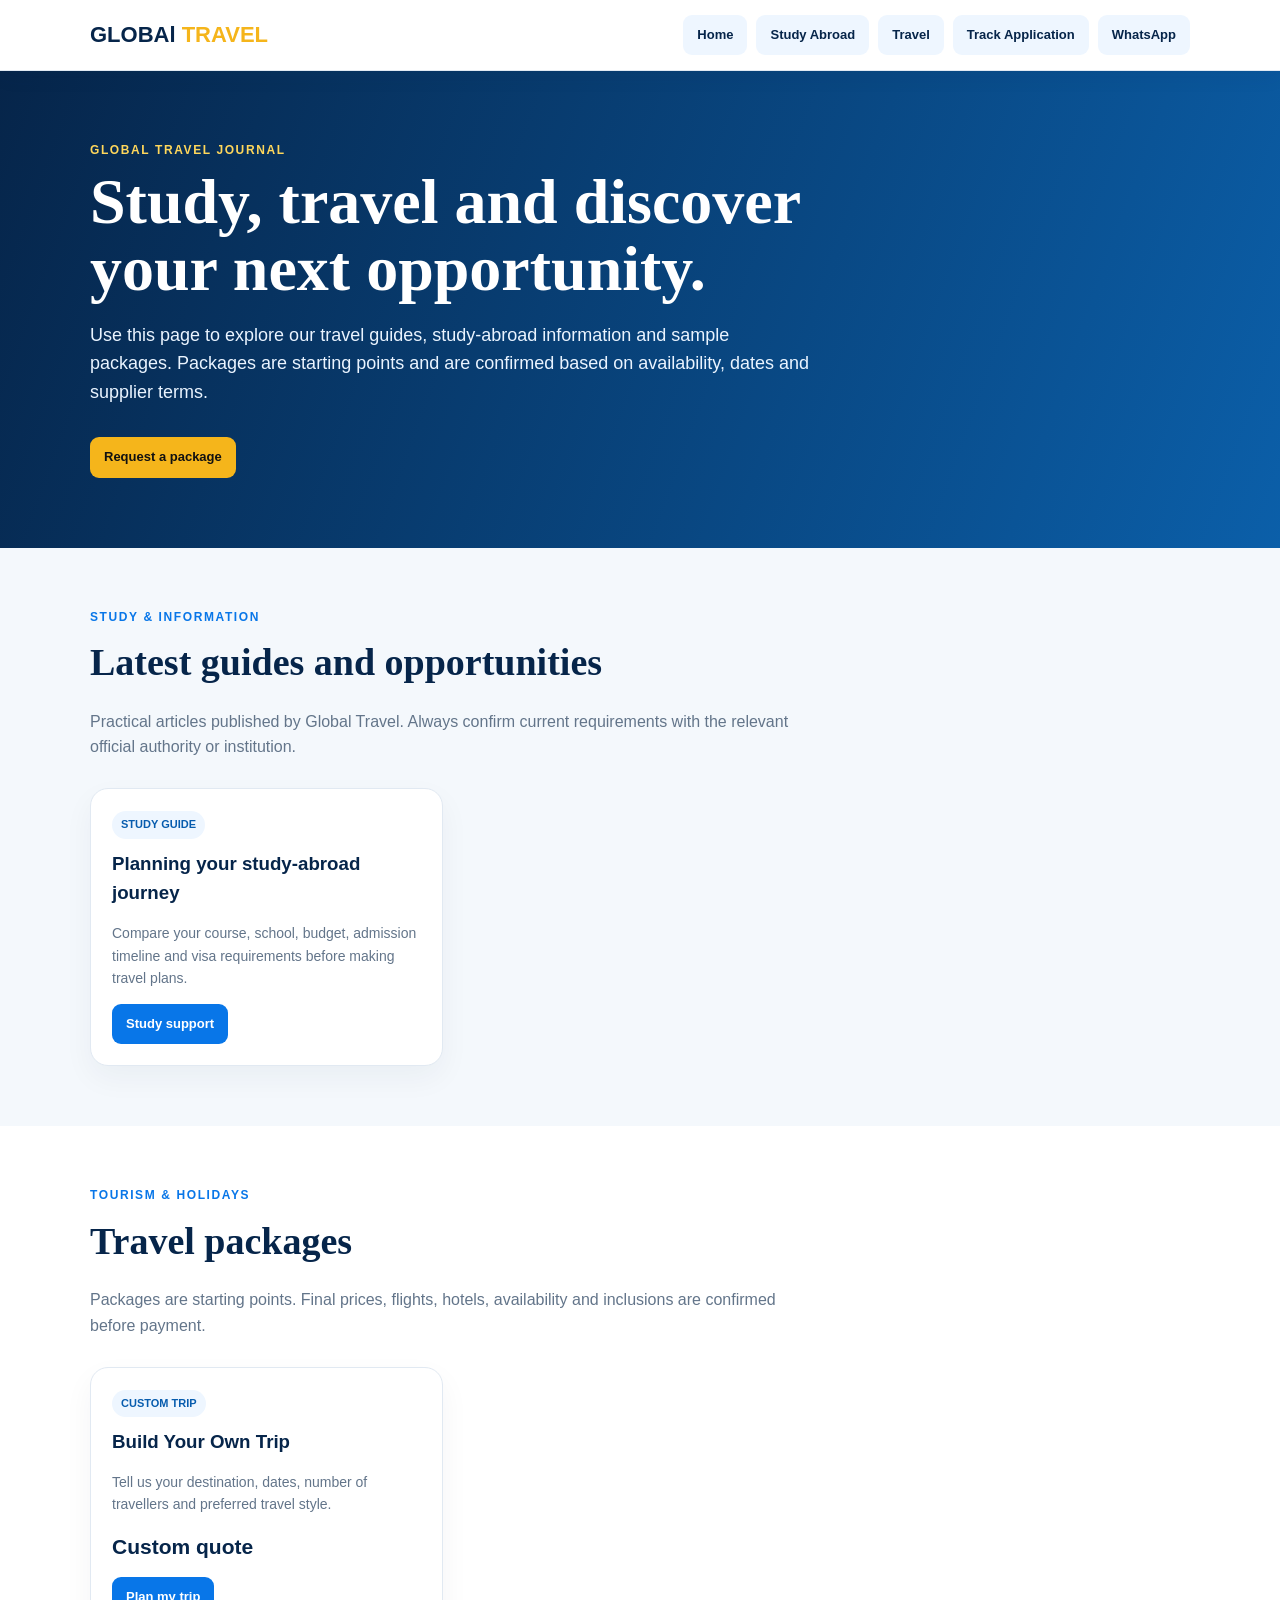
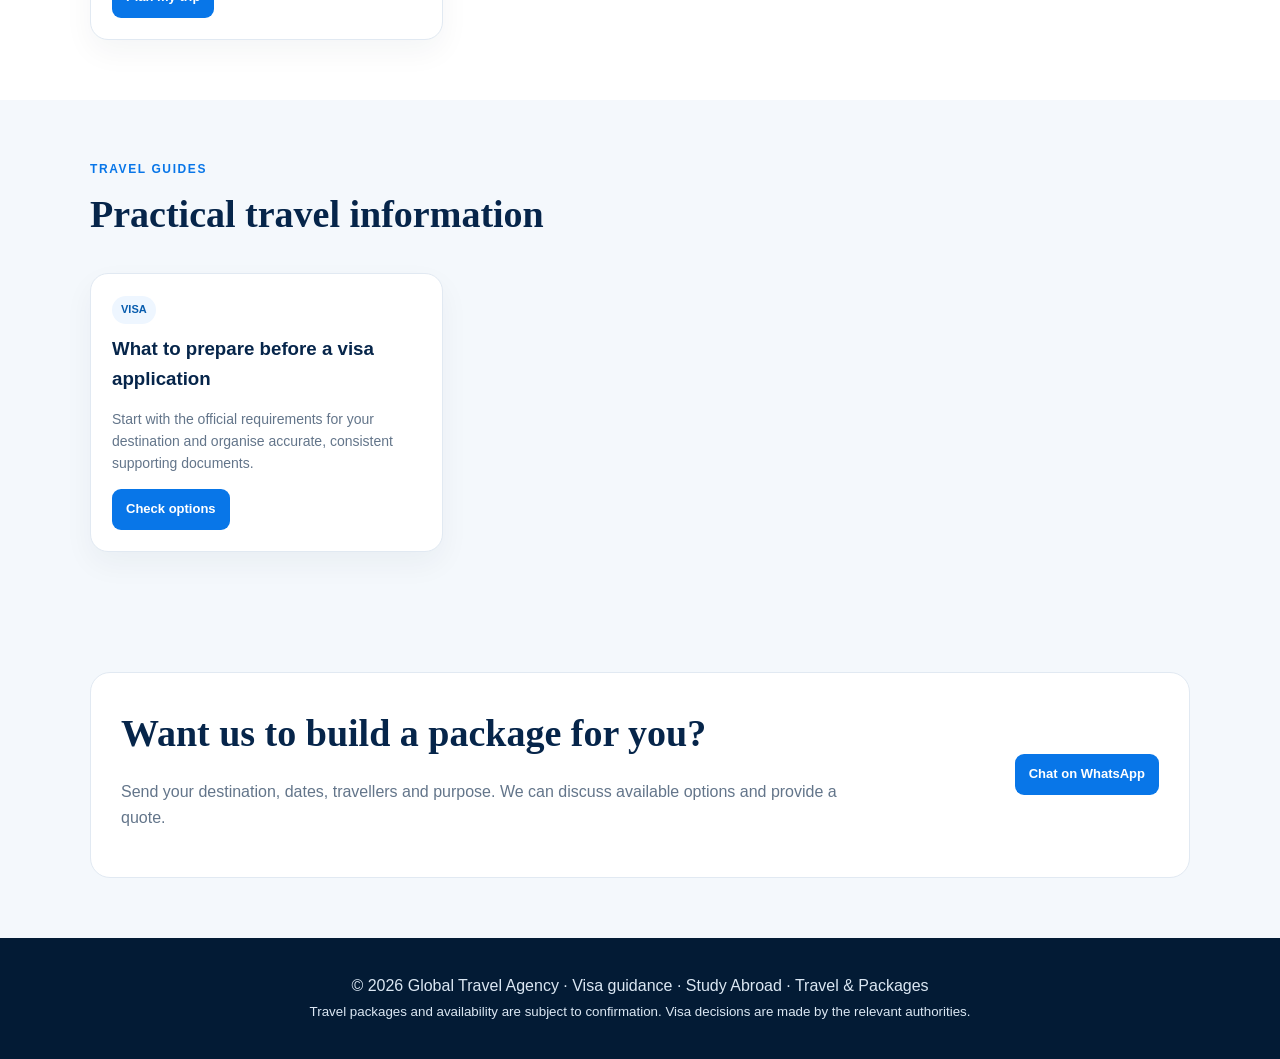
<file: blog.html>
<!doctype html><html lang="en"><head><meta charset="utf-8"><meta name="viewport" content="width=device-width,initial-scale=1"><title>Travel Blog & Packages | Global Travel</title><meta name="description" content="Global Travel study abroad guides, tourist ideas, travel packages and practical travel information."><style>:root{--n:#06254a;--b:#0876e8;--g:#f5b51b;--m:#63758a;--l:#f4f8fc;--line:#e1e9f2}*{box-sizing:border-box}body{margin:0;font-family:Inter,Arial,sans-serif;color:#132238;background:var(--l);line-height:1.6}.wrap{width:min(1100px,92%);margin:auto}header{background:#fff;position:sticky;top:0;z-index:10;border-bottom:1px solid var(--line);box-shadow:0 5px 20px #06254a10}.head{min-height:70px;display:flex;align-items:center;justify-content:space-between;gap:15px}.logo{font-size:22px;font-weight:800;color:var(--n);text-decoration:none}.logo b{color:var(--g)}nav{display:flex;gap:9px;flex-wrap:wrap}nav a,.btn{padding:10px 14px;border-radius:9px;text-decoration:none;font-weight:800;font-size:13px}nav a{color:var(--n);background:#eef6ff}.btn{display:inline-block;background:var(--b);color:#fff;border:0}.hero{padding:70px 0;background:linear-gradient(110deg,#06254a,#0b5fa9);color:#fff}.ey{font-size:12px;text-transform:uppercase;letter-spacing:1.6px;font-weight:800;color:var(--b)}.hero .ey{color:#ffd75b}.hero h1{font-family:Georgia,serif;font-size:clamp(40px,6vw,64px);line-height:1.05;max-width:800px;margin:8px 0 15px}.hero p{max-width:720px;font-size:18px;color:#eaf4ff}.hero .btn{background:var(--g);color:#111;margin-top:12px}.section{padding:60px 0}.section h2{font-family:Georgia,serif;color:var(--n);font-size:38px;margin:5px 0 10px}.intro{color:var(--m);max-width:730px}.grid{display:grid;grid-template-columns:repeat(3,1fr);gap:20px;margin-top:28px}.card{background:#fff;border:1px solid var(--line);border-radius:18px;overflow:hidden;box-shadow:0 12px 30px #06254a0c}.pic{height:190px;background-size:cover;background-position:center}.body{padding:21px}.tag{display:inline-block;background:#eef6ff;color:#075cae;border-radius:20px;padding:5px 9px;font-size:11px;font-weight:800}.card h3{color:var(--n);margin:10px 0 6px}.readBtn{margin-left:7px;background:#eef6ff;color:var(--n)}.modal{position:fixed;inset:0;background:#031b3575;display:none;align-items:center;justify-content:center;padding:18px;z-index:50}.modal.show{display:flex}.modalBox{background:#fff;border-radius:18px;max-width:760px;width:100%;max-height:88vh;overflow:auto;padding:26px}.modalBox h2{font-family:Georgia,serif;color:var(--n)}.modalClose{float:right;border:0;background:#eef6ff;border-radius:8px;padding:8px 12px;font-weight:800;cursor:pointer}.card p{color:var(--m);font-size:14px}.price{font-size:21px;font-weight:800;color:var(--n);margin:14px 0}.note{font-size:12px;color:var(--m)}.cta{background:#fff;border:1px solid var(--line);border-radius:20px;padding:30px;display:flex;justify-content:space-between;align-items:center;gap:20px}.cta h2{margin:0;color:var(--n)}footer{background:#031b35;color:#dbe7f3;padding:35px 0;text-align:center} @media(max-width:750px){.head{align-items:flex-start;padding:14px 0;flex-direction:column}.grid{grid-template-columns:1fr}.hero{padding:52px 0}.section{padding:48px 0}.section h2{font-size:32px}.cta{display:block}.cta .btn{margin-top:15px;width:100%;text-align:center}}
</style></head><body><header><div class="wrap head"><a class="logo" href="index.html">GLOBAl <b>TRAVEL</b></a><nav><a href="index.html">Home</a><a href="index.html#study">Study Abroad</a><a href="index.html#travel">Travel</a><a href="tracking.html">Track Application</a><a href="https://wa.me/2348066966747">WhatsApp</a></nav></div></header><section class="hero"><div class="wrap"><div class="ey">Global Travel Journal</div><h1>Study, travel and discover your next opportunity.</h1><p>Use this page to explore our travel guides, study-abroad information and sample packages. Packages are starting points and are confirmed based on availability, dates and supplier terms.</p><a class="btn" href="index.html#contact">Request a package</a></div></section><main>
<section class="section" id="study"><div class="wrap"><div class="ey">Study & information</div><h2>Latest guides and opportunities</h2><p class="intro">Practical articles published by Global Travel. Always confirm current requirements with the relevant official authority or institution.</p><div id="blogGrid" class="grid"><p class="muted">Loading articles...</p></div></div></section>
<section class="section" id="tours" style="background:#fff"><div class="wrap"><div class="ey">Tourism & holidays</div><h2>Travel packages</h2><p class="intro">Packages are starting points. Final prices, flights, hotels, availability and inclusions are confirmed before payment.</p><div id="packageGrid" class="grid"><p class="muted">Loading packages...</p></div></div></section>
<section class="section" id="guides"><div class="wrap"><div class="ey">Travel guides</div><h2>Practical travel information</h2><div id="guideGrid" class="grid"><p class="muted">Loading...</p></div></div></section>
<section class="section"><div class="wrap"><div class="cta"><div><h2>Want us to build a package for you?</h2><p class="intro">Send your destination, dates, travellers and purpose. We can discuss available options and provide a quote.</p></div><a class="btn" href="https://wa.me/2348066966747?text=Hello%20Global%20Travel%2C%20I%20want%20to%20plan%20a%20trip.">Chat on WhatsApp</a></div></div></section>
</main><div id="articleModal" class="modal" role="dialog" aria-modal="true" aria-labelledby="modalTitle"><div class="modalBox"><button class="modalClose" id="modalClose">Close</button><span class="tag" id="modalCategory"></span><h2 id="modalTitle"></h2><p class="intro" id="modalExcerpt"></p><div id="modalContent" style="white-space:pre-wrap"></div></div></div><footer>© 2026 Global Travel Agency · Visa guidance · Study Abroad · Travel & Packages<br><small>Travel packages and availability are subject to confirmation. Visa decisions are made by the relevant authorities.</small></footer><script>
const GTA_URL='https://eavamfsbasjvngeqsyua.supabase.co',GTA_KEY='sb_publishable_E40QKzlb3dtIoawvmxPHfA_07t2XIxu';
const gtaFetch=(path)=>fetch(GTA_URL+path,{headers:{apikey:GTA_KEY}});
const safeImg=u=>{u=String(u||'').trim();return /^https?:\/\//i.test(u)?encodeURI(u).replace(/'/g,'%27').replace(/\(/g,'%28').replace(/\)/g,'%29'):''};
const esc=v=>String(v??'').replace(/[&<>"']/g,m=>({'&':'&amp;','<':'&lt;','>':'&gt;','"':'&quot;',"'":'&#39;'}[m]));
function articleCard(x){return '<article class="card">'+(safeImg(x.image_url)?'<div class="pic" style="background-image:url(&quot;'+esc(safeImg(x.image_url))+'&quot;)"></div>':'')+'<div class="body"><span class="tag">'+esc(x.category).toUpperCase()+'</span><h3>'+esc(x.title)+'</h3><p>'+esc(x.excerpt||x.content||'')+'</p><a class="btn" href="index.html#assessment">Check options</a> <button class="btn readBtn readArticle" data-id="'+x.id+'" type="button">Read article</button></div></article>'}
function packageCard(x){const msg='Hello Global Travel, I want the '+x.title+' package for '+(x.destination||'my destination')+'.';return '<article class="card">'+(safeImg(x.image_url)?'<div class="pic" style="background-image:url(&quot;'+esc(safeImg(x.image_url))+'&quot;)"></div>':'')+'<div class="body"><span class="tag">'+esc(x.category).toUpperCase()+'</span><h3>'+esc(x.title)+'</h3><p>'+esc(x.description||'')+'</p><div class="price">'+esc(x.price_label||'Request a quote')+'</div>'+(x.duration?'<div class="note">Duration: '+esc(x.duration)+'</div>':'')+'<a class="btn" href="package-request.html?package='+encodeURIComponent(x.id)+'">Request package</a></div></article>'}
async function getRows(path){const r=await gtaFetch(path);if(!r.ok)throw new Error('HTTP '+r.status);return r.json()}
async function loadPublicContent(){
 const [bres,pres]=await Promise.allSettled([getRows('/rest/v1/gta_blog_posts?select=id,title,category,excerpt,content,image_url,featured&published=eq.true&order=featured.desc,updated_at.desc'),getRows('/rest/v1/gta_travel_packages?select=id,title,category,destination,description,image_url,price_label,duration,featured&active=eq.true&order=featured.desc,updated_at.desc')]);
 if(bres.status==='fulfilled'){
  const blogs=bres.value;
  const study=blogs.filter(x=>['study','opportunities','visa'].includes(x.category)),guides=blogs.filter(x=>!study.includes(x));
  blogGrid.innerHTML=study.length?study.map(articleCard).join(''):'<p class="muted">New study and opportunity articles will appear here soon.</p>';
  guideGrid.innerHTML=guides.length?guides.map(articleCard).join(''):'<p class="muted">New travel guides will appear here soon.</p>';
  document.querySelectorAll('.readArticle').forEach(b=>b.onclick=()=>{const x=blogs.find(v=>String(v.id)===b.dataset.id);if(!x)return;modalCategory.textContent=String(x.category||'').toUpperCase();modalTitle.textContent=x.title;modalExcerpt.textContent=x.excerpt||'';modalContent.textContent=x.content||x.excerpt||'';articleModal.classList.add('show')});
 }else{
  console.error('Blog load failed',bres.reason);
  blogGrid.innerHTML='<article class="card"><div class="body"><span class="tag">STUDY GUIDE</span><h3>Planning your study-abroad journey</h3><p>Compare your course, school, budget, admission timeline and visa requirements before making travel plans.</p><a class="btn" href="index.html#study">Study support</a></div></article>';
  guideGrid.innerHTML='<article class="card"><div class="body"><span class="tag">VISA</span><h3>What to prepare before a visa application</h3><p>Start with the official requirements for your destination and organise accurate, consistent supporting documents.</p><a class="btn" href="index.html#assessment">Check options</a></div></article>';
 }
 if(pres.status==='fulfilled'){
  packageGrid.innerHTML=pres.value.length?pres.value.map(packageCard).join(''):'<p class="muted">New packages will appear here soon.</p>';
 }else{
  console.error('Packages load failed',pres.reason);
  packageGrid.innerHTML='<article class="card"><div class="body"><span class="tag">CUSTOM TRIP</span><h3>Build Your Own Trip</h3><p>Tell us your destination, dates, number of travellers and preferred travel style.</p><div class="price">Custom quote</div><a class="btn" href="https://wa.me/2348066966747">Plan my trip</a></div></article>';
 }
}
modalClose.onclick=()=>articleModal.classList.remove('show');articleModal.onclick=e=>{if(e.target===articleModal)articleModal.classList.remove('show')};loadPublicContent();
</script></body></html>
</file>
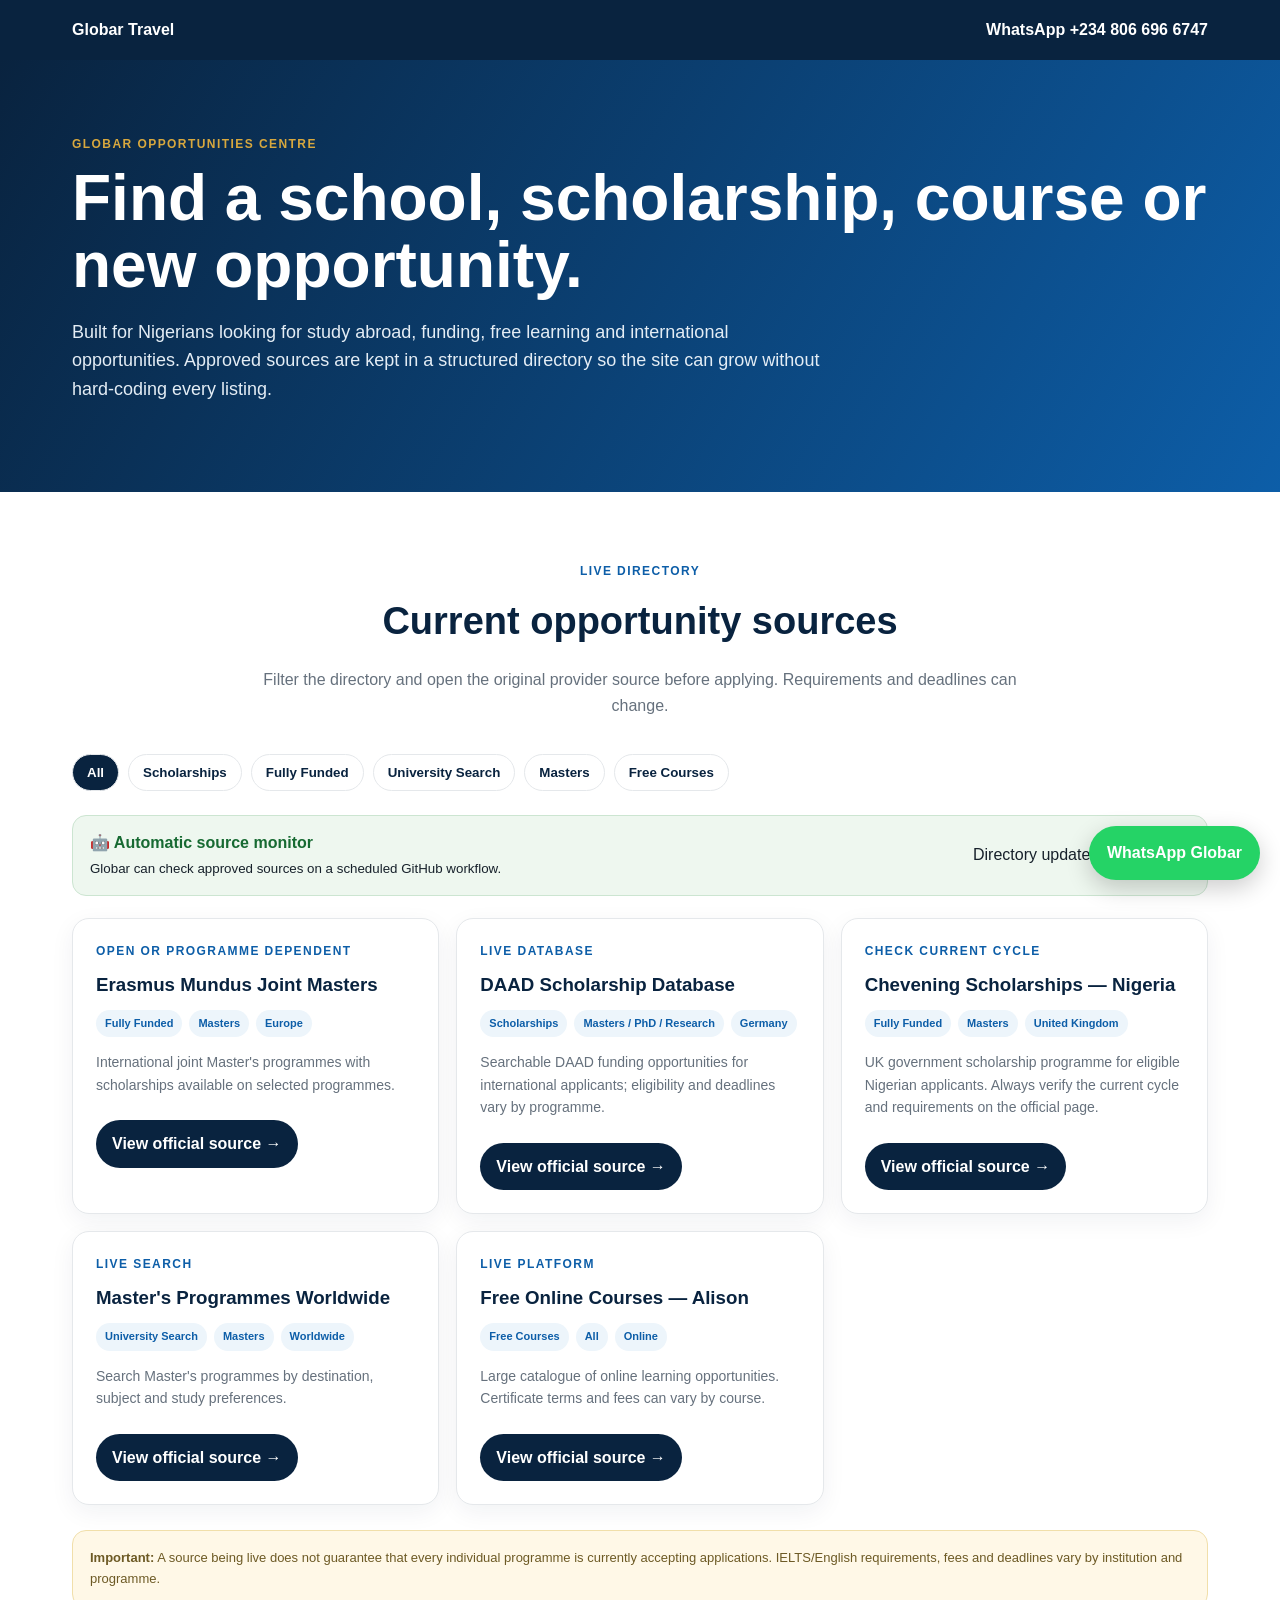
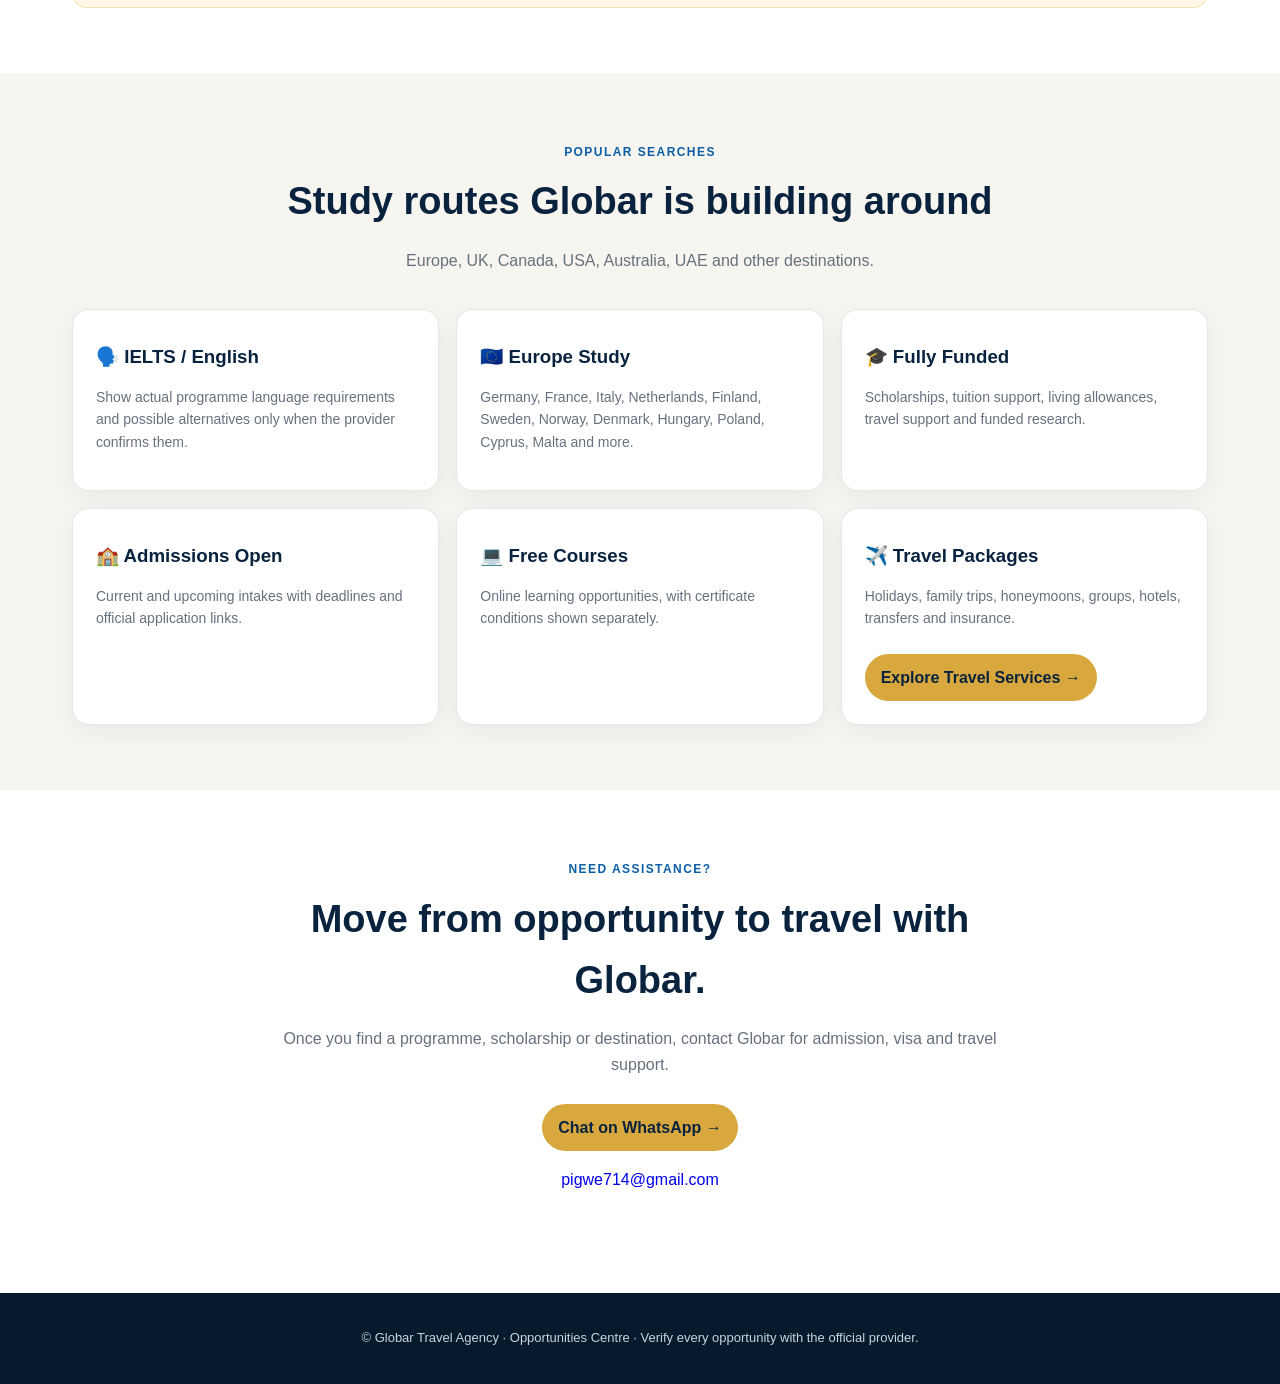
<file: opportunities.html>
<!doctype html>
<html lang="en"><head><meta charset="utf-8"><meta name="viewport" content="width=device-width,initial-scale=1"><title>Opportunities Hub | Globar Travel</title><meta name="description" content="Study, scholarship, free course and international opportunity directory for Nigerians."><style>:root{--navy:#09233f;--blue:#0d5ea8;--gold:#d8a83e;--cream:#f7f5ef;--ink:#17212b;--muted:#66717d;--line:#e5e8eb}*{box-sizing:border-box}body{margin:0;font-family:Arial,sans-serif;color:var(--ink);line-height:1.6}a{text-decoration:none}.wrap{max-width:1180px;margin:auto;padding:0 22px}header{background:var(--navy);color:#fff;padding:17px 0}header .wrap{display:flex;justify-content:space-between;align-items:center}header a{color:#fff;font-weight:800}.hero{background:linear-gradient(120deg,#09233f,#0d5ea8);color:#fff;padding:70px 0}.hero h1{font-size:clamp(38px,6vw,64px);line-height:1.05;margin:10px 0}.hero p{max-width:760px;color:#e4edf5;font-size:18px}.badge{color:var(--gold);font-size:12px;font-weight:800;text-transform:uppercase;letter-spacing:.12em}.section{padding:65px 0}.alt{background:var(--cream)}.head{text-align:center;max-width:760px;margin:0 auto 35px}.head h2{font-size:38px;color:var(--navy);margin:8px}.head p{color:var(--muted)}.filters{display:flex;flex-wrap:wrap;gap:9px;margin:0 0 24px}.filter{border:1px solid var(--line);background:#fff;color:var(--navy);padding:10px 14px;border-radius:999px;font-weight:800;cursor:pointer}.filter.active{background:var(--navy);color:#fff}.live{display:flex;justify-content:space-between;gap:15px;align-items:center;background:#eef7ef;border:1px solid #cce5d1;padding:14px 17px;border-radius:14px;margin-bottom:22px}.live strong{color:#176a32}.cards{display:grid;grid-template-columns:repeat(3,1fr);gap:17px}.card{background:#fff;border:1px solid var(--line);border-radius:17px;padding:23px;box-shadow:0 7px 25px rgba(9,35,63,.06)}.card h3{color:var(--navy);margin:9px 0}.meta{display:flex;flex-wrap:wrap;gap:7px;margin:10px 0}.tag{background:#edf5fb;color:var(--blue);border-radius:999px;padding:5px 9px;font-size:11px;font-weight:800}.card p{color:var(--muted);font-size:14px}.btn{display:inline-block;margin-top:10px;background:var(--navy);color:#fff;padding:11px 16px;border-radius:999px;font-weight:800}.gold{background:var(--gold);color:var(--navy)}.note{margin-top:25px;background:#fff8e7;border:1px solid #f1dfaa;border-radius:14px;padding:17px;color:#6d5a25;font-size:13px}.wa{position:fixed;right:20px;bottom:20px;background:#25d366;color:#fff;padding:14px 18px;border-radius:999px;font-weight:900;box-shadow:0 8px 25px #0003}footer{background:#061a2d;color:#c9d4df;text-align:center;padding:35px 0;font-size:13px}@media(max-width:850px){.cards{grid-template-columns:1fr 1fr}}@media(max-width:560px){.cards{grid-template-columns:1fr}.live{display:block}.hero{padding:52px 0}}</style></head>
<body><header><div class="wrap"><a href="index.html">Globar Travel</a><a href="https://wa.me/2348066966747">WhatsApp +234 806 696 6747</a></div></header>
<section class="hero"><div class="wrap"><span class="badge">Globar Opportunities Centre</span><h1>Find a school, scholarship, course or new opportunity.</h1><p>Built for Nigerians looking for study abroad, funding, free learning and international opportunities. Approved sources are kept in a structured directory so the site can grow without hard-coding every listing.</p></div></section>
<section class="section"><div class="wrap"><div class="head"><span class="badge" style="color:var(--blue)">Live directory</span><h2>Current opportunity sources</h2><p>Filter the directory and open the original provider source before applying. Requirements and deadlines can change.</p></div><div class="filters" id="filters"></div><div class="live"><div><strong>🤖 Automatic source monitor</strong><br><small>Globar can check approved sources on a scheduled GitHub workflow.</small></div><div id="updated">Loading…</div></div><div class="cards" id="cards"><div class="card">Loading opportunities…</div></div><div class="note"><strong>Important:</strong> A source being live does not guarantee that every individual programme is currently accepting applications. IELTS/English requirements, fees and deadlines vary by institution and programme.</div></div></section>
<section class="section alt"><div class="wrap"><div class="head"><span class="badge" style="color:var(--blue)">Popular searches</span><h2>Study routes Globar is building around</h2><p>Europe, UK, Canada, USA, Australia, UAE and other destinations.</p></div><div class="cards"><div class="card"><h3>🗣️ IELTS / English</h3><p>Show actual programme language requirements and possible alternatives only when the provider confirms them.</p></div><div class="card"><h3>🇪🇺 Europe Study</h3><p>Germany, France, Italy, Netherlands, Finland, Sweden, Norway, Denmark, Hungary, Poland, Cyprus, Malta and more.</p></div><div class="card"><h3>🎓 Fully Funded</h3><p>Scholarships, tuition support, living allowances, travel support and funded research.</p></div><div class="card"><h3>🏫 Admissions Open</h3><p>Current and upcoming intakes with deadlines and official application links.</p></div><div class="card"><h3>💻 Free Courses</h3><p>Online learning opportunities, with certificate conditions shown separately.</p></div><div class="card"><h3>✈️ Travel Packages</h3><p>Holidays, family trips, honeymoons, groups, hotels, transfers and insurance.</p><a class="btn gold" href="index.html#services">Explore Travel Services →</a></div></div></div></section>
<section class="section"><div class="wrap"><div class="head"><span class="badge" style="color:var(--blue)">Need assistance?</span><h2>Move from opportunity to travel with Globar.</h2><p>Once you find a programme, scholarship or destination, contact Globar for admission, visa and travel support.</p><a class="btn gold" href="https://wa.me/2348066966747?text=Hello%20Globar%20Travel%2C%20I%20found%20an%20opportunity%20and%20need%20help." target="_blank" rel="noopener">Chat on WhatsApp →</a><p><a href="mailto:pigwe714@gmail.com">pigwe714@gmail.com</a></p></div></div></section><a class="wa" href="https://wa.me/2348066966747" target="_blank" rel="noopener">WhatsApp Globar</a><footer><div class="wrap">© Globar Travel Agency · Opportunities Centre · Verify every opportunity with the official provider.</div></footer>
<script>const filters=['All','Scholarships','Fully Funded','University Search','Masters','Free Courses'];let data=[];function renderFilters(){document.getElementById('filters').innerHTML=filters.map((x,i)=>`<button class="filter ${i?'':'active'}" data-filter="${x}">${x}</button>`).join('');document.querySelectorAll('.filter').forEach(b=>b.onclick=()=>{document.querySelectorAll('.filter').forEach(x=>x.classList.remove('active'));b.classList.add('active');render(b.dataset.filter)})}function render(filter='All'){const items=filter==='All'?data:data.filter(x=>x.category===filter||x.level===filter);document.getElementById('cards').innerHTML=items.map(x=>`<article class="card"><div class="badge" style="color:var(--blue)">${String(x.status||'LIVE').replaceAll('_',' ')}</div><h3>${x.title}</h3><div class="meta"><span class="tag">${x.category}</span><span class="tag">${x.level}</span><span class="tag">${x.country}</span></div><p>${x.description}</p><a class="btn" href="${x.source}" target="_blank" rel="noopener">View official source →</a></article>`).join('')||'<div class="card">No matching opportunities yet. Try another filter.</div>'}fetch('opportunities.json').then(r=>r.json()).then(d=>{data=d.items||[];document.getElementById('updated').textContent='Directory updated: '+d.updatedAt;renderFilters();render()}).catch(()=>{document.getElementById('cards').innerHTML='<div class="card">The opportunity directory is temporarily unavailable. Please try again shortly.</div>'});</script></body></html>
</file>
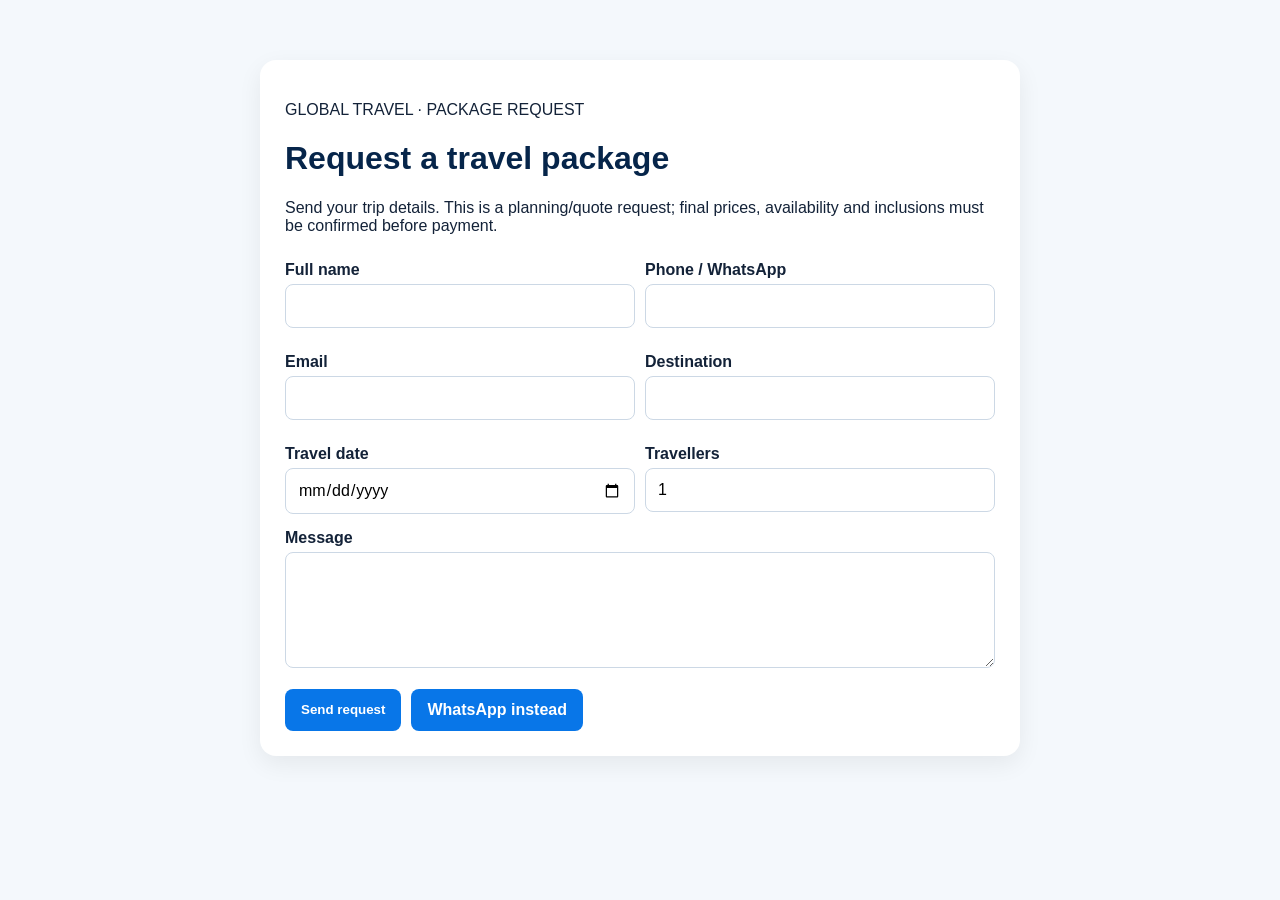
<file: package-request.html>
<!doctype html><html><head><meta charset="utf-8"><meta name="viewport" content="width=device-width,initial-scale=1"><title>Package Request | Global Travel</title><style>body{font-family:Arial;margin:0;background:#f4f8fc;color:#132238}.wrap{max-width:760px;margin:40px auto;padding:20px}.card{background:#fff;padding:25px;border-radius:16px;box-shadow:0 8px 25px #0001}h1{color:#06254a}label{display:block;font-weight:bold;margin-top:10px}input,textarea{width:100%;box-sizing:border-box;padding:12px;margin:5px 0;border:1px solid #ccd8e5;border-radius:8px;font:inherit}.grid{display:grid;grid-template-columns:1fr 1fr;gap:10px}.btn{display:inline-block;background:#0876e8;color:#fff;border:0;padding:12px 16px;border-radius:8px;font-weight:bold;text-decoration:none;cursor:pointer}.actions{display:flex;gap:10px;margin-top:12px}.ok{background:#edf9f1;border:1px solid #b9e2c5;padding:14px;border-radius:9px}@media(max-width:650px){.grid,.actions{display:grid;grid-template-columns:1fr}}</style></head><body><div class="wrap"><div class="card"><p>GLOBAL TRAVEL · PACKAGE REQUEST</p><h1 id="title">Request a travel package</h1><p>Send your trip details. This is a planning/quote request; final prices, availability and inclusions must be confirmed before payment.</p><form id="f"><div class="grid"><div><label>Full name</label><input id="n" required maxlength="120"></div><div><label>Phone / WhatsApp</label><input id="p" required maxlength="40"></div><div><label>Email</label><input id="e" type="email"></div><div><label>Destination</label><input id="d"></div><div><label>Travel date</label><input id="t" type="date"></div><div><label>Travellers</label><input id="v" type="number" min="1" max="50" value="1" required></div></div><label>Message</label><textarea id="m" rows="5" maxlength="2000"></textarea><div class="actions"><button class="btn">Send request</button><a id="w" class="btn" target="_blank">WhatsApp instead</a></div><div id="out"></div></form></div></div><script>const U='https://eavamfsbasjvngeqsyua.supabase.co',K='sb_publishable_E40QKzlb3dtIoawvmxPHfA_07t2XIxu',id=new URLSearchParams(location.search).get('package');const esc=x=>String(x??'').replace(/[&<>]/g,a=>({'&':'&amp;','<':'&lt;','>':'&gt;'}[a]));async function init(){if(!id)return;const r=await fetch(U+'/rest/v1/gta_travel_packages?select=id,title,destination&active=eq.true&id=eq.'+encodeURIComponent(id),{headers:{apikey:K}});const a=r.ok?await r.json():[];if(a[0]){title.textContent='Request: '+a[0].title;d.value=a[0].destination||''}}f.onsubmit=async x=>{x.preventDefault();out.textContent='Sending...';const q={package_id:id||null,full_name:n.value.trim(),phone:p.value.trim(),email:e.value.trim()||null,destination:d.value.trim()||null,travel_date:t.value||null,travellers:Number(v.value||1),message:m.value.trim()||null};try{const send=prefer=>fetch(U+'/rest/v1/gta_package_inquiries',{method:'POST',headers:{apikey:K,'Content-Type':'application/json','Prefer':prefer},body:JSON.stringify(q)});let r=await send('return=representation'),a=null;if(r.ok){a=await r.json().catch(()=>null)}else if(r.status===401||r.status===403){r=await send('return=minimal')}if(!r.ok)throw Error('failed');out.innerHTML='<div class="ok"><b>Request received.</b><br>'+(a&&a[0]&&a[0].reference_code?'Reference: <b>'+esc(a[0].reference_code)+'</b>':'We will contact you shortly.')+'</div>';f.reset();v.value=1;}catch(err){out.textContent='Could not send. Please use WhatsApp instead.'}};function wa(){w.href='https://wa.me/2348066966747?text='+encodeURIComponent('Hello Global Travel, I want a package quote. Name: '+n.value+'. Destination: '+d.value+'. Date: '+t.value+'. Travellers: '+v.value+'.')}[n,p,e,d,t,v,m].forEach(x=>x.oninput=wa);wa();init();</script></body></html>
</file>
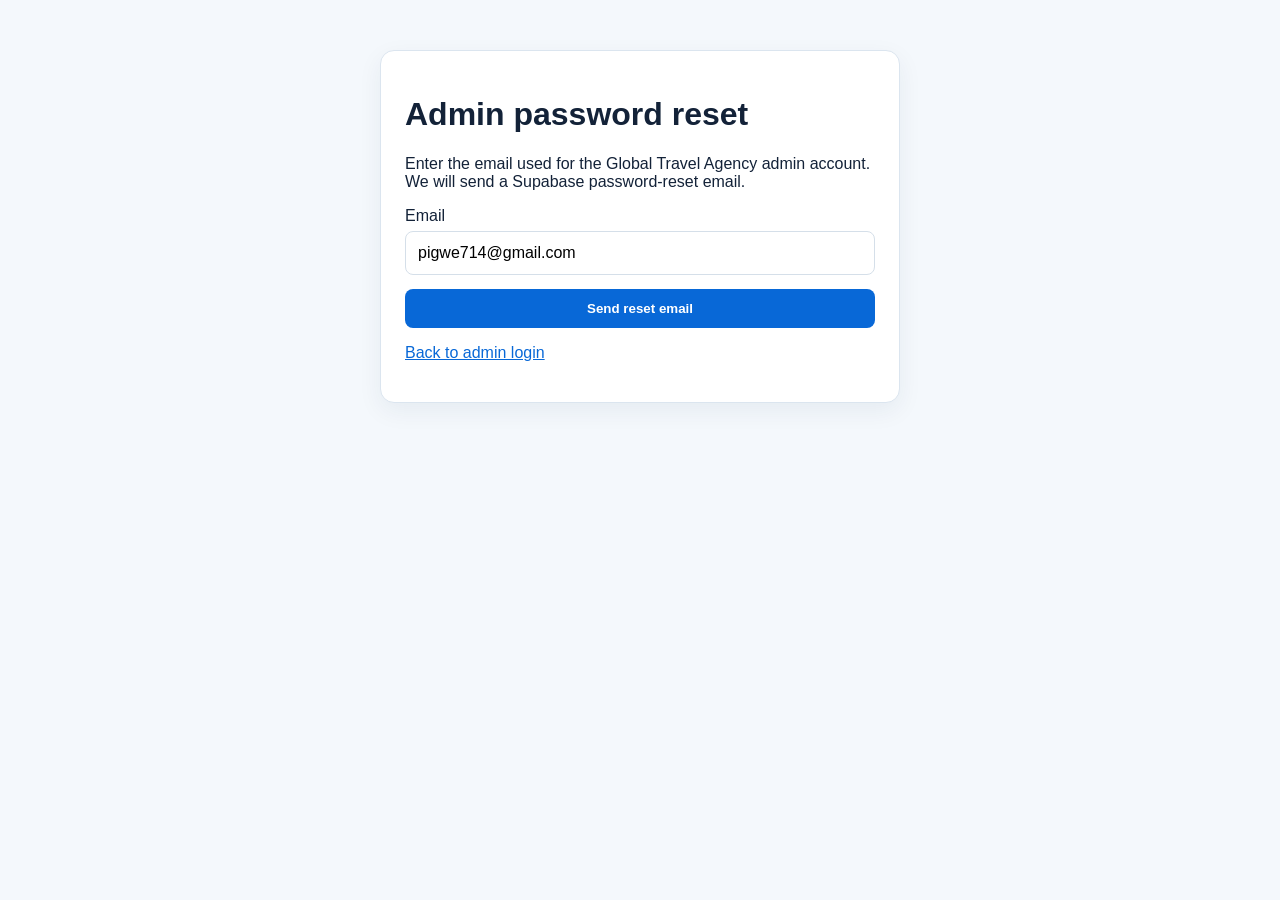
<file: reset-password.html>
<!doctype html><html lang="en"><head><meta charset="utf-8"><meta name="viewport" content="width=device-width,initial-scale=1"><title>Reset Admin Password | Global Travel Agency</title><style>body{font-family:Inter,Arial,sans-serif;background:#f4f8fc;color:#132238;margin:0}.wrap{width:min(520px,92%);margin:50px auto}.card{background:#fff;border:1px solid #dbe5ef;border-radius:14px;padding:24px;box-shadow:0 8px 25px #092b5510}input{width:100%;box-sizing:border-box;padding:12px;border:1px solid #d5dfe9;border-radius:8px;margin:6px 0 14px;font:inherit}.btn{display:inline-block;background:#0868d7;color:#fff;border:0;padding:12px 16px;border-radius:8px;font-weight:700;cursor:pointer;width:100%}.notice{padding:14px;border-radius:10px;background:#fff7df;border:1px solid #f0d37a;margin-top:14px}.ok{background:#edf9f1;border-color:#b9e2c5}a{color:#0868d7}</style></head><body><main class="wrap"><div class="card"><h1>Admin password reset</h1><p>Enter the email used for the Global Travel Agency admin account. We will send a Supabase password-reset email.</p><form id="requestForm"><label>Email</label><input id="email" type="email" value="pigwe714@gmail.com" required><button class="btn">Send reset email</button></form><div id="msg"></div><p><a href="admin.html">Back to admin login</a></p></div></main><script>const SB_URL='https://eavamfsbasjvngeqsyua.supabase.co',KEY='sb_publishable_E40QKzlb3dtIoawvmxPHfA_07t2XIxu';requestForm.onsubmit=async e=>{e.preventDefault();msg.innerHTML='<div class="notice">Sending reset email...</div>';try{const r=await fetch(SB_URL+'/auth/v1/recover',{method:'POST',headers:{apikey:KEY,'Content-Type':'application/json'},body:JSON.stringify({email:email.value.trim(),redirect_to:new window.URL('update-password.html',location.href).href})});const d=await r.json().catch(()=>({}));if(!r.ok)throw new Error(d.msg||d.error_description||'Could not request password reset');msg.innerHTML='<div class="notice ok">If this email is registered, a password-reset email has been requested. Check the inbox and spam folder, then return to the admin login.</div>'}catch(err){msg.innerHTML='<div class="notice">'+String(err.message||err)+'</div>'}};</script></body></html>
</file>
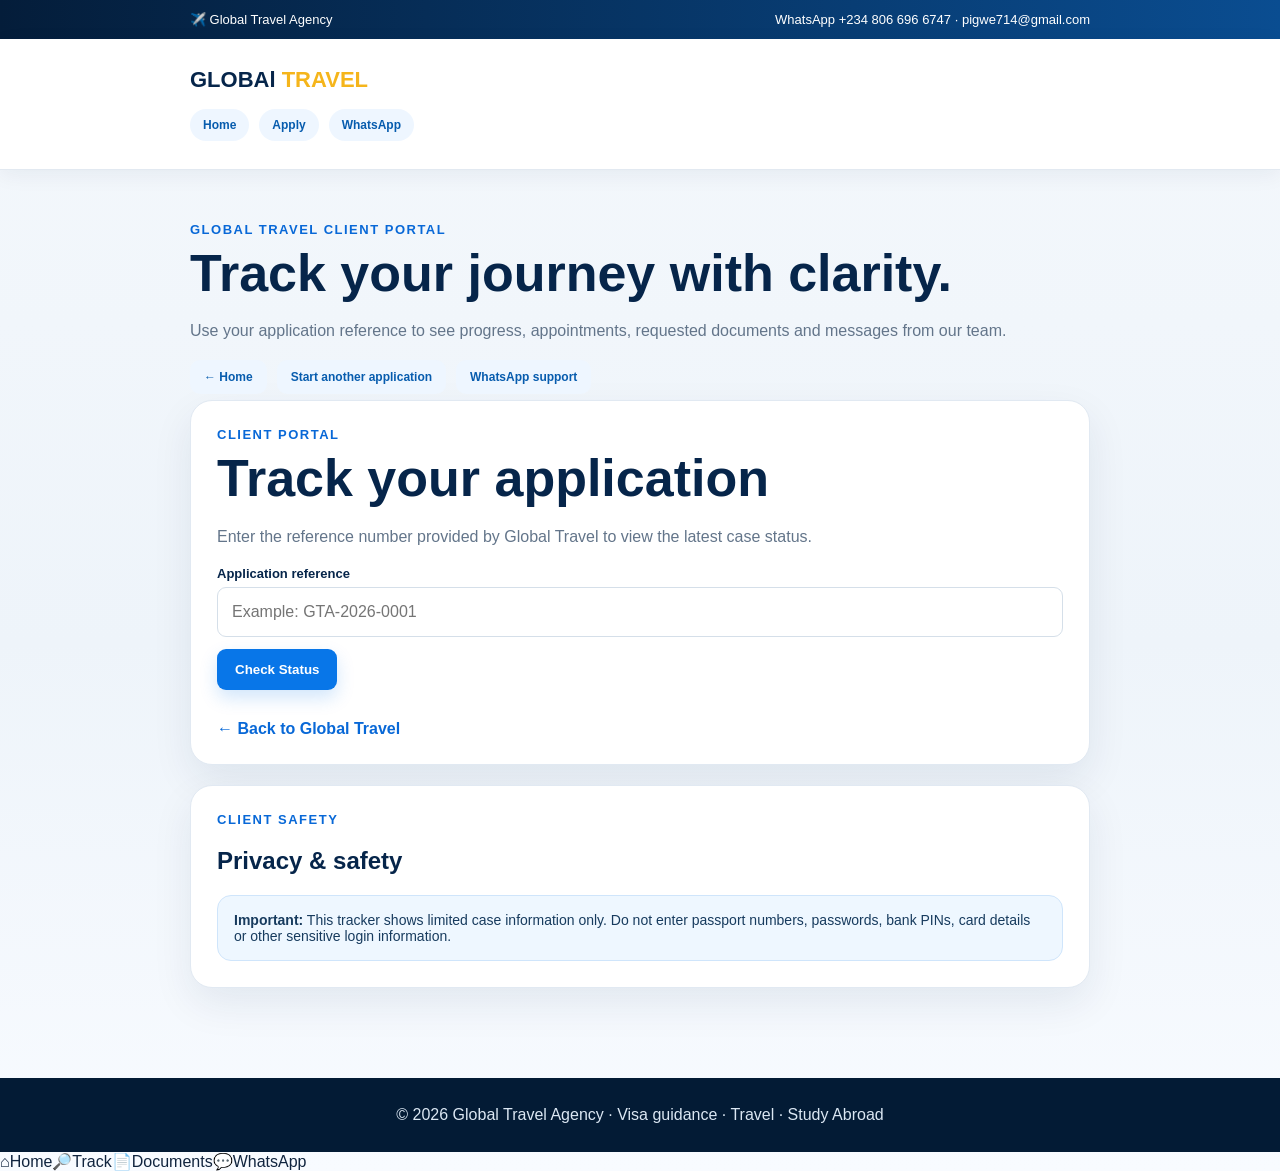
<file: tracking.html>
<!doctype html>
<html lang="en">
<head>
<meta charset="utf-8"><meta name="viewport" content="width=device-width,initial-scale=1">
<title>Application Tracking | Global Travel</title>
<meta name="description" content="Global Travel client application tracking.">
<style>
:root{--n:#06254a;--b:#0868d7;--g:#f5b51b;--l:#f4f8fc;--m:#63758a}*{box-sizing:border-box}body{margin:0;font-family:Inter,Arial,sans-serif;color:#132238;background:var(--l)}.wrap{width:min(900px,92%);margin:auto}.top{background:var(--n);color:#fff;padding:12px 0}.top .wrap{display:flex;justify-content:space-between;gap:12px;flex-wrap:wrap;font-size:13px}header{background:#fff;padding:28px 0;border-bottom:1px solid #e2e9f1}.logo{font-size:22px;font-weight:800;color:var(--n)}.logo b{color:var(--g)}main{padding:55px 0}.card{background:#fff;border:1px solid #dce5ef;border-radius:18px;padding:28px;box-shadow:0 10px 30px #092b5510;margin-bottom:20px}h1{font-size:42px;color:var(--n);margin:8px 0 12px}h2{color:var(--n)}p{color:var(--m);line-height:1.7}.ey{color:var(--b);font-size:13px;font-weight:800;text-transform:uppercase;letter-spacing:1.5px}label{display:block;font-weight:700;font-size:13px;color:var(--n);margin-bottom:6px}input{width:100%;padding:14px;border:1px solid #d5dfe9;border-radius:9px;font:inherit;margin-bottom:12px}.btn{display:inline-block;background:var(--b);color:#fff;padding:13px 18px;border-radius:9px;font-weight:800;border:0;cursor:pointer}.notice{background:#eef7ff;border:1px solid #cfe5fb;padding:16px;border-radius:12px;color:#173b5e;font-size:14px}.status{display:grid;grid-template-columns:140px 1fr;gap:8px;padding:18px;background:#fafcfe;border:1px solid #e0e7ef;border-radius:12px}.status b{color:var(--n)}footer{text-align:center;background:#031b35;color:#dbe7f3;padding:28px 0}a{color:inherit;text-decoration:none}.back{display:inline-block;margin-top:12px;color:var(--b);font-weight:700}@media(max-width:550px){.status{grid-template-columns:1fr}}
</style><style>
body{background:linear-gradient(180deg,#f4f8fc 0,#eef4fa 55%,#f8fbff 100%);color:#10243e}
.portalhero{padding:18px 0 6px}.portalhero .ey{margin-bottom:4px}.portalhero h1{margin-bottom:8px}
.portal-actions{display:flex;gap:10px;flex-wrap:wrap;margin-top:16px}.portal-actions a{padding:10px 14px;border-radius:10px;background:#eef6ff;color:#075cae;font-weight:800;font-size:12px}
.progress{display:grid;grid-template-columns:repeat(7,1fr);gap:7px;margin-top:20px}.pstep{position:relative;text-align:center;color:#7890a7;font-size:10px;font-weight:800}.pstep i{display:grid;place-items:center;width:32px;height:32px;margin:0 auto 6px;border-radius:50%;background:#e8eef5;color:#70849a;font-style:normal}.pstep.done i{background:#0a76df;color:#fff}.pstep.current i{background:#f5b51b;color:#10243e;box-shadow:0 0 0 5px #fff,0 0 0 7px #f5b51b}.pstep.done,.pstep.current{color:#123b68}
.summary{display:grid;grid-template-columns:repeat(3,1fr);gap:12px;margin-top:18px}.summarybox{padding:16px;border:1px solid #e0e8f1;border-radius:14px;background:#fbfdff}.summarybox small{display:block;color:#6b7d90;font-size:11px;margin-bottom:4px}.summarybox strong{color:#06254a}
.clientgrid{display:grid;grid-template-columns:1.2fr .8fr;gap:20px}
.muted{color:#708197}.mini{font-size:12px;color:#708197}
@media(max-width:700px){.progress{grid-template-columns:repeat(4,1fr);gap:12px}.pstep:nth-child(5),.pstep:nth-child(6),.pstep:nth-child(7){margin-top:3px}.summary{grid-template-columns:1fr}.clientgrid{grid-template-columns:1fr}}

.top{background:linear-gradient(90deg,#041d3a,#0a4d91)}
header{position:sticky;top:0;z-index:10;background:rgba(255,255,255,.94);backdrop-filter:blur(12px);box-shadow:0 5px 20px rgba(6,37,74,.06)}
main{padding:34px 0 70px}.card{border-radius:22px;border:1px solid #e1e9f2;box-shadow:0 16px 40px rgba(6,37,74,.08);padding:26px}
h1{font-size:clamp(34px,6vw,52px);line-height:1.08}.btn{background:#0876e8;box-shadow:0 8px 18px rgba(8,118,232,.18)}input{min-height:50px}.status{background:#fbfdff;border-radius:14px}.notice{border-radius:14px}
.portalnav{display:flex;gap:10px;flex-wrap:wrap;margin-top:16px}.portalnav a{padding:9px 13px;border-radius:999px;background:#eef6ff;color:#075cae;font-weight:800;font-size:12px}
@media(max-width:550px){body{padding-bottom:70px}.mobilebar{position:fixed;display:grid;grid-template-columns:repeat(4,1fr);left:0;right:0;bottom:0;height:64px;background:rgba(255,255,255,.97);border-top:1px solid #dfe7ef;z-index:20;box-shadow:0 -8px 25px rgba(6,37,74,.1)}.mobilebar a{display:flex;flex-direction:column;align-items:center;justify-content:center;gap:2px;font-size:10px;font-weight:800;color:#53657a}.mobilebar a b{font-size:17px;line-height:1}.mobilebar a:first-child{color:var(--b)}.top .wrap{justify-content:center;text-align:center}.top .wrap span{width:100%}header{padding:18px 0}.portalnav a{flex:1;text-align:center}.card{padding:20px;border-radius:18px}main{padding:20px 0 50px}h1{font-size:36px}.status{grid-template-columns:1fr;gap:4px}.status b{margin-top:6px}.status span{padding-bottom:5px}.back{padding:10px 0}.btn{width:100%}}
</style>
</head>
<body>
<div class="top"><div class="wrap"><span>✈️ Global Travel Agency</span><span>WhatsApp +234 806 696 6747 · pigwe714@gmail.com</span></div></div>
<header><div class="wrap"><a class="logo" href="index.html">GLOBAl <b>TRAVEL</b></a><div class="portalnav"><a href="index.html">Home</a><a href="index.html#contact">Apply</a><a href="https://wa.me/2348066966747">WhatsApp</a></div></div></header>
<main><div class="wrap">
<section class="portalhero">
<div class="ey">Global Travel client portal</div>
<h1>Track your journey with clarity.</h1>
<p>Use your application reference to see progress, appointments, requested documents and messages from our team.</p>
<div class="portal-actions"><a href="index.html">← Home</a><a href="index.html#contact">Start another application</a><a href="https://wa.me/2348066966747">WhatsApp support</a></div>
</section>
<section class="card">

<div class="ey">Client portal</div>
<h1>Track your application</h1>
<p>Enter the reference number provided by Global Travel to view the latest case status.</p>
<form id="track">
<label for="ref">Application reference</label>
<input id="ref" required placeholder="Example: GTA-2026-0001" autocomplete="off">
<button class="btn" id="check" type="submit">Check Status</button>
</form>
<div id="result" style="margin-top:18px"></div>
<div id="portalSections" style="display:none">
<div class="summary" id="summary"></div>
<div class="clientgrid" style="margin-top:20px">
<div class="card" style="margin:0"><div class="ey">What happens next</div><h2 id="nextTitle">Your next step</h2><p id="nextText" class="muted">We will update your portal as your application moves forward.</p></div>
<div class="card" style="margin:0"><div class="ey">Need help?</div><h2>Talk to us</h2><p class="muted">If anything is unclear, contact Global Travel directly on WhatsApp.</p><a class="btn" href="https://wa.me/2348066966747">Open WhatsApp</a></div>
</div>
</div>
<a class="back" href="index.html">← Back to Global Travel</a>
</section>
<section id="uploadCard" class="card" style="display:none"><div class="ey">Secure documents</div><h2>Upload requested documents</h2><p>Use the reference number and secure upload token given after your application was submitted. Accepted files: PDF, JPG, PNG or WEBP, up to 10 MB each.</p><label for="uploadToken">Secure upload token</label><input id="uploadToken" autocomplete="off" placeholder="Paste your secure upload token"><label for="clientFile">Choose document</label><input id="clientFile" type="file" accept=".pdf,.jpg,.jpeg,.png,.webp,application/pdf,image/jpeg,image/png,image/webp"><button class="btn" id="uploadBtn" type="button">Upload Document</button><div id="uploadMsg" style="margin-top:12px"></div></section>
<section id="appointmentCard" class="card" style="display:none"><div class="ey">Next milestone</div><h2>Appointment</h2><div id="appointmentBox" class="status"></div></section><section id="docsCard" class="card" style="display:none"><div class="ey">Your checklist</div><h2>Document checklist</h2><p>See the documents Global Travel has requested and their current status.</p><div id="docs"></div></section><section class="card"><div class="ey">Client safety</div><h2>Privacy & safety</h2><div class="notice"><strong>Important:</strong> This tracker shows limited case information only. Do not enter passport numbers, passwords, bank PINs, card details or other sensitive login information.</div></section>
</div></main>
<footer>© 2026 Global Travel Agency · Visa guidance · Travel · Study Abroad</footer><div class="mobilebar"><a href="index.html"><b>⌂</b>Home</a><a href="#track"><b>🔎</b>Track</a><a href="#uploadCard"><b>📄</b>Documents</a><a href="https://wa.me/2348066966747"><b>💬</b>WhatsApp</a></div>
<script>
const SUPABASE_URL='https://eavamfsbasjvngeqsyua.supabase.co';
const SUPABASE_KEY='sb_publishable_E40QKzlb3dtIoawvmxPHfA_07t2XIxu';
const labels={received:'Application received',documents_review:'Documents under review',awaiting_documents:'Awaiting documents',appointment:'Appointment scheduled',submitted:'Application submitted',decision_received:'Decision received',completed:'Completed',cancelled:'Cancelled'};
document.getElementById('track').onsubmit=async function(e){
 e.preventDefault();
 const ref=document.getElementById('ref').value.trim().toUpperCase().replace(/\s+/g,'');
 const result=document.getElementById('result');
 const button=document.getElementById('check');
 button.disabled=true; button.textContent='Checking...'; result.innerHTML='';
 try{
  const response=await fetch(SUPABASE_URL+'/rest/v1/rpc/gta_track_application',{
   method:'POST',
   headers:{'apikey':SUPABASE_KEY,'Content-Type':'application/json'},
   body:JSON.stringify({p_reference_code:ref})
  });
  if(!response.ok){const t=await response.text().catch(()=>'');console.error('Tracking lookup failed',response.status,t);throw new Error('lookup failed')}
  const raw=await response.json();const rows=Array.isArray(raw)?raw:(raw?[raw]:[]);
  if(!rows.length){result.innerHTML='<div class="notice">We could not find that reference number. Please check it and try again.</div>';return;}
  const a=rows[0];
  const updated=a.updated_at?new Date(a.updated_at).toLocaleString(): 'Not available';
  const appointment=a.appointment_at?new Date(a.appointment_at).toLocaleString():'Not scheduled';
  const esc=s=>String(s??'').replace(/[&<>"']/g,m=>({'&':'&amp;','<':'&lt;','>':'&gt;','"':'&quot;',"'":'&#39;'}[m]));
  const appointmentCard=document.getElementById('appointmentCard');
  if(a.appointment_at){appointmentCard.style.display='block';document.getElementById('appointmentBox').innerHTML='<b>Date & time</b><span>'+esc(appointment)+'</span><b>Status</b><span>Scheduled</span>';}else{appointmentCard.style.display='none';}
  const ures=await fetch(SUPABASE_URL+'/rest/v1/rpc/gta_track_updates',{method:'POST',headers:{'apikey':SUPABASE_KEY,'Content-Type':'application/json'},body:JSON.stringify({p_reference_code:ref})});
  const updates=ures.ok?await ures.json():[];
  const dres=await fetch(SUPABASE_URL+'/rest/v1/rpc/gta_track_checklist',{method:'POST',headers:{'apikey':SUPABASE_KEY,'Content-Type':'application/json'},body:JSON.stringify({p_reference_code:ref})});
  const docs=dres.ok?await dres.json():[];
  if(docs.length){document.getElementById('docsCard').style.display='block';const dl={pending:'Pending',received:'Received',needs_correction:'Needs correction',not_required:'Not required'};document.getElementById('docs').innerHTML=docs.map(d=>'<div class="status" style="margin:8px 0"><b>'+esc(d.item_name)+'</b><span><strong>'+esc(dl[d.status]||d.status)+'</strong>'+(d.note?' — '+esc(d.note):'')+'</span></div>').join('');}else{document.getElementById('docsCard').style.display='none';}
  const timeline=updates.length?updates.map(u=>'<div style="padding:14px 0;border-bottom:1px solid #e5ebf2"><strong>'+new Date(u.created_at).toLocaleString()+'</strong><p style="margin:5px 0 0;white-space:pre-wrap">'+esc(u.message)+'</p></div>').join(''):'<p class="muted">No client updates have been posted yet.</p>';
  const order=['received','documents_review','awaiting_documents','appointment','submitted','decision_received','completed'];
  const currentIndex=order.indexOf(a.status);
  const nextMap={
   received:['Initial review','We will review the information you submitted and confirm the next requirements.'],
   documents_review:['Document review','We are reviewing the documents connected to your application.'],
   awaiting_documents:['Send requested documents','Check your checklist and upload any document marked as pending or needing correction.'],
   appointment:['Prepare for your appointment','Check the appointment details below and keep your required documents ready.'],
   submitted:['Wait for the decision','Your application has been submitted. The relevant authority makes the final decision.'],
   decision_received:['Review your decision','A decision has been received. Contact us if you need help understanding the next administrative step.'],
   completed:['Application completed','Your current application journey has been marked completed.'],
   cancelled:['Contact Global Travel','This application is cancelled. Contact us if you need clarification or wish to discuss a new application.']
  };
  const next=nextMap[a.status]||['Next step','We will update your portal as your application moves forward.'];
  document.getElementById('portalSections').style.display='block';document.getElementById('uploadCard').style.display='block';
  document.getElementById('nextTitle').textContent=next[0];
  document.getElementById('nextText').textContent=next[1];
  document.getElementById('summary').innerHTML='<div class="summarybox"><small>Current status</small><strong>'+esc(labels[a.status]||a.status)+'</strong></div><div class="summarybox"><small>Destination</small><strong>'+esc(a.destination||'Not specified')+'</strong></div><div class="summarybox"><small>Last updated</small><strong>'+esc(updated)+'</strong></div>';
  const progressLabels=['Received','Review','Documents','Appointment','Submitted','Decision','Completed'];
  const progress=order.map((s,i)=>'<div class="pstep '+(i<currentIndex?'done ':'')+(i===currentIndex?'current':'')+'"><i>'+(i<currentIndex?'✓':i+1)+'</i><span>'+progressLabels[i]+'</span></div>').join('');
  result.innerHTML='<div class="card" style="margin-top:18px;padding:20px;background:#f8fbff"><div class="ey">Application progress</div><div class="progress">'+progress+'</div></div><div class="status"><b>Reference</b><span>'+esc(a.reference_code)+'</span><b>Service</b><span>'+esc(a.service_type)+'</span><b>Destination</b><span>'+esc(a.destination||'Not specified')+'</span><b>Status</b><span><strong>'+esc(labels[a.status]||a.status)+'</strong></span><b>Appointment</b><span>'+esc(appointment)+'</span><b>Last updated</b><span>'+esc(updated)+'</span></div><div style="margin-top:20px"><h2>Updates from Global Travel</h2><div style="margin-top:8px">'+timeline+'</div></div>';
 }catch(err){result.innerHTML='<div class="notice">The tracking service is temporarily unavailable. Please contact Global Travel on WhatsApp for assistance.</div>';}
 finally{button.disabled=false;button.textContent='Check Status';}
};
document.getElementById('uploadBtn').onclick=async function(){
 const ref=document.getElementById('ref').value.trim().toUpperCase().replace(/\s+/g,''), token=document.getElementById('uploadToken').value.trim(), file=document.getElementById('clientFile').files[0], msg=document.getElementById('uploadMsg'), btn=this;
 if(!ref||!token||!file){msg.innerHTML='<div class="notice">Enter the reference, upload token and choose a document.</div>';return;}
 if(file.size>10485760){msg.innerHTML='<div class="notice">This file is larger than 10 MB.</div>';return;}
 const allowed=['application/pdf','image/jpeg','image/png','image/webp']; if(!allowed.includes(file.type)){msg.innerHTML='<div class="notice">Only PDF, JPG, PNG and WEBP files are accepted.</div>';return;}
 btn.disabled=true;msg.innerHTML='<div class="notice">Uploading securely...</div>';
 try{
  const safeName=file.name.replace(/[^a-zA-Z0-9._-]/g,'_').slice(-150);
  const path=token+'/'+Date.now()+'-'+crypto.randomUUID()+'-'+safeName;
  const up=await fetch(SUPABASE_URL+'/storage/v1/object/gta-client-documents/'+encodeURIComponent(path),{method:'POST',headers:{apikey:SUPABASE_KEY,'Content-Type':file.type||'application/octet-stream','x-upsert':'false'},body:file});
  if(!up.ok) throw new Error('storage upload failed');
  const reg=await fetch(SUPABASE_URL+'/rest/v1/rpc/gta_register_client_document',{method:'POST',headers:{apikey:SUPABASE_KEY,'Content-Type':'application/json'},body:JSON.stringify({p_reference_code:ref,p_upload_token:token,p_file_name:file.name,p_storage_path:path,p_mime_type:file.type,p_file_size:file.size})});
  if(!reg.ok) throw new Error('document registration failed');
  msg.innerHTML='<div class="notice">Document uploaded successfully. Global Travel can now review it.</div>';document.getElementById('clientFile').value='';
 }catch(err){msg.innerHTML='<div class="notice">Upload failed. Check your reference/token and try again.</div>';}
 finally{btn.disabled=false;}
};
{const q=new URLSearchParams(location.search).get('ref');if(q){document.getElementById('ref').value=q;document.getElementById('track').requestSubmit()}}
</script>
</body>
</html>
</file>
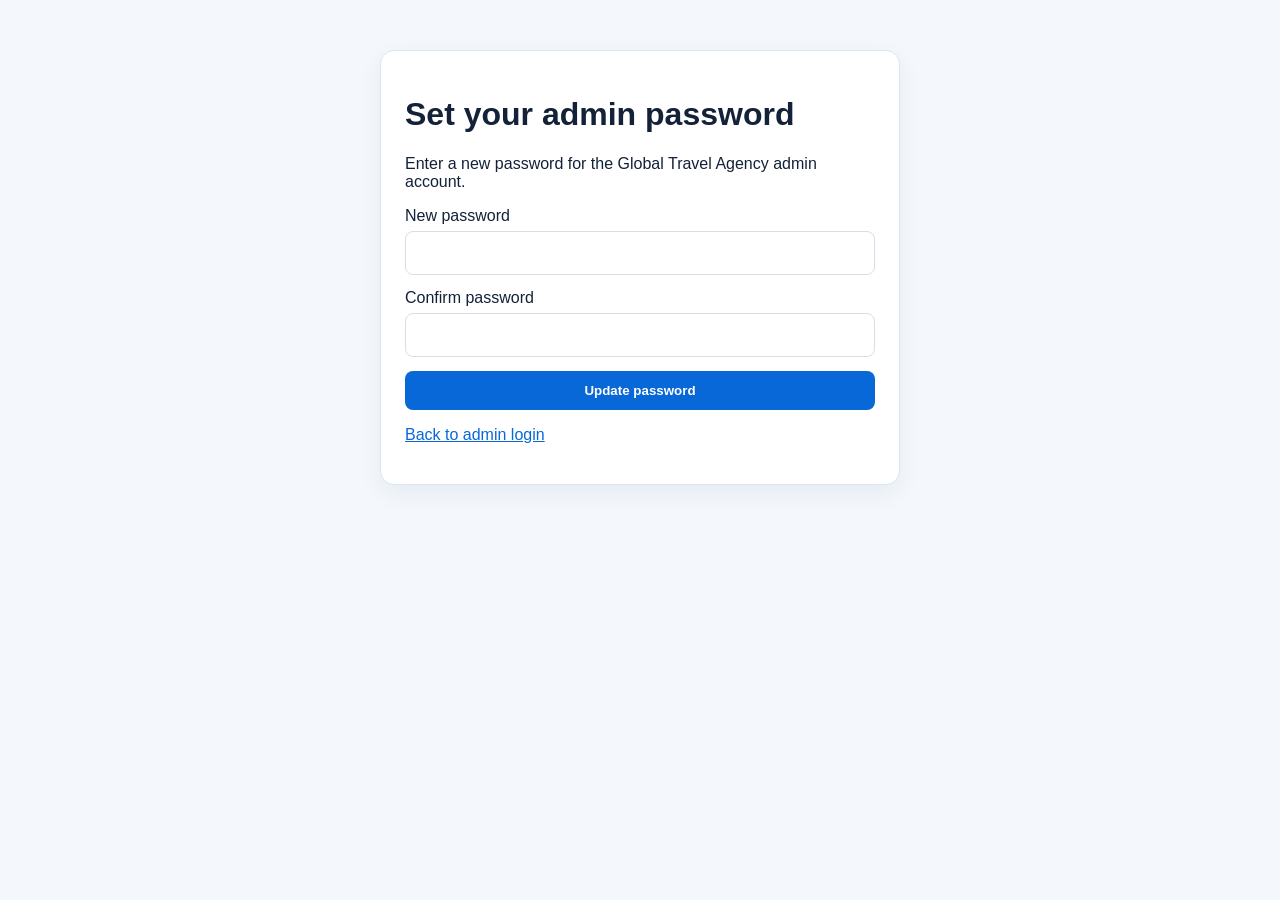
<file: update-password.html>
<!doctype html><html lang="en"><head><meta charset="utf-8"><meta name="viewport" content="width=device-width,initial-scale=1"><title>Set Admin Password | Global Travel Agency</title><style>body{font-family:Inter,Arial,sans-serif;background:#f4f8fc;color:#132238;margin:0}.wrap{width:min(520px,92%);margin:50px auto}.card{background:#fff;border:1px solid #dbe5ef;border-radius:14px;padding:24px;box-shadow:0 8px 25px #092b5510}input{width:100%;box-sizing:border-box;padding:12px;border:1px solid #d5dfe9;border-radius:8px;margin:6px 0 14px;font:inherit}.btn{background:#0868d7;color:#fff;border:0;padding:12px 16px;border-radius:8px;font-weight:700;cursor:pointer;width:100%}.notice{padding:14px;border-radius:10px;background:#fff7df;border:1px solid #f0d37a;margin-top:14px}.ok{background:#edf9f1;border-color:#b9e2c5}a{color:#0868d7}</style></head><body><main class="wrap"><div class="card"><h1>Set your admin password</h1><p>Enter a new password for the Global Travel Agency admin account.</p><form id="form"><label>New password</label><input id="password" type="password" minlength="8" autocomplete="new-password" required><label>Confirm password</label><input id="confirmPassword" type="password" minlength="8" autocomplete="new-password" required><button class="btn">Update password</button></form><div id="msg"></div><p><a href="admin.html">Back to admin login</a></p></div></main><script>const SB_URL='https://eavamfsbasjvngeqsyua.supabase.co',KEY='sb_publishable_E40QKzlb3dtIoawvmxPHfA_07t2XIxu';const msg=document.getElementById('msg');function show(t,ok=false){msg.innerHTML='<div class="notice '+(ok?'ok':'')+'">'+t+'</div>'}async function getSessionFromHash(){const h=new URLSearchParams(location.hash.slice(1));const access=h.get('access_token'),refresh=h.get('refresh_token');if(access&&refresh){localStorage.setItem('gta_recovery_access',access);localStorage.setItem('gta_recovery_refresh',refresh);return access}return localStorage.getItem('gta_recovery_access')||''}form.onsubmit=async e=>{e.preventDefault();if(password.value!==confirmPassword.value){show('The passwords do not match.');return}if(password.value.length<8){show('Use at least 8 characters.');return}const access=await getSessionFromHash();if(!access){show('This reset link is missing or expired. Request a new reset email.');return}const r=await fetch(SB_URL+'/auth/v1/user',{method:'PUT',headers:{apikey:KEY,Authorization:'Bearer '+access,'Content-Type':'application/json'},body:JSON.stringify({password:password.value})});const d=await r.json().catch(()=>({}));if(!r.ok){show(d.msg||d.error_description||'Could not update the password. Request a new reset email.');return}localStorage.removeItem('gta_recovery_access');localStorage.removeItem('gta_recovery_refresh');history.replaceState({},document.title,location.pathname);show('Password updated successfully. You can now sign in to the admin dashboard.',true);setTimeout(()=>location.href='admin.html',1200)};getSessionFromHash();</script></body></html>
</file>
